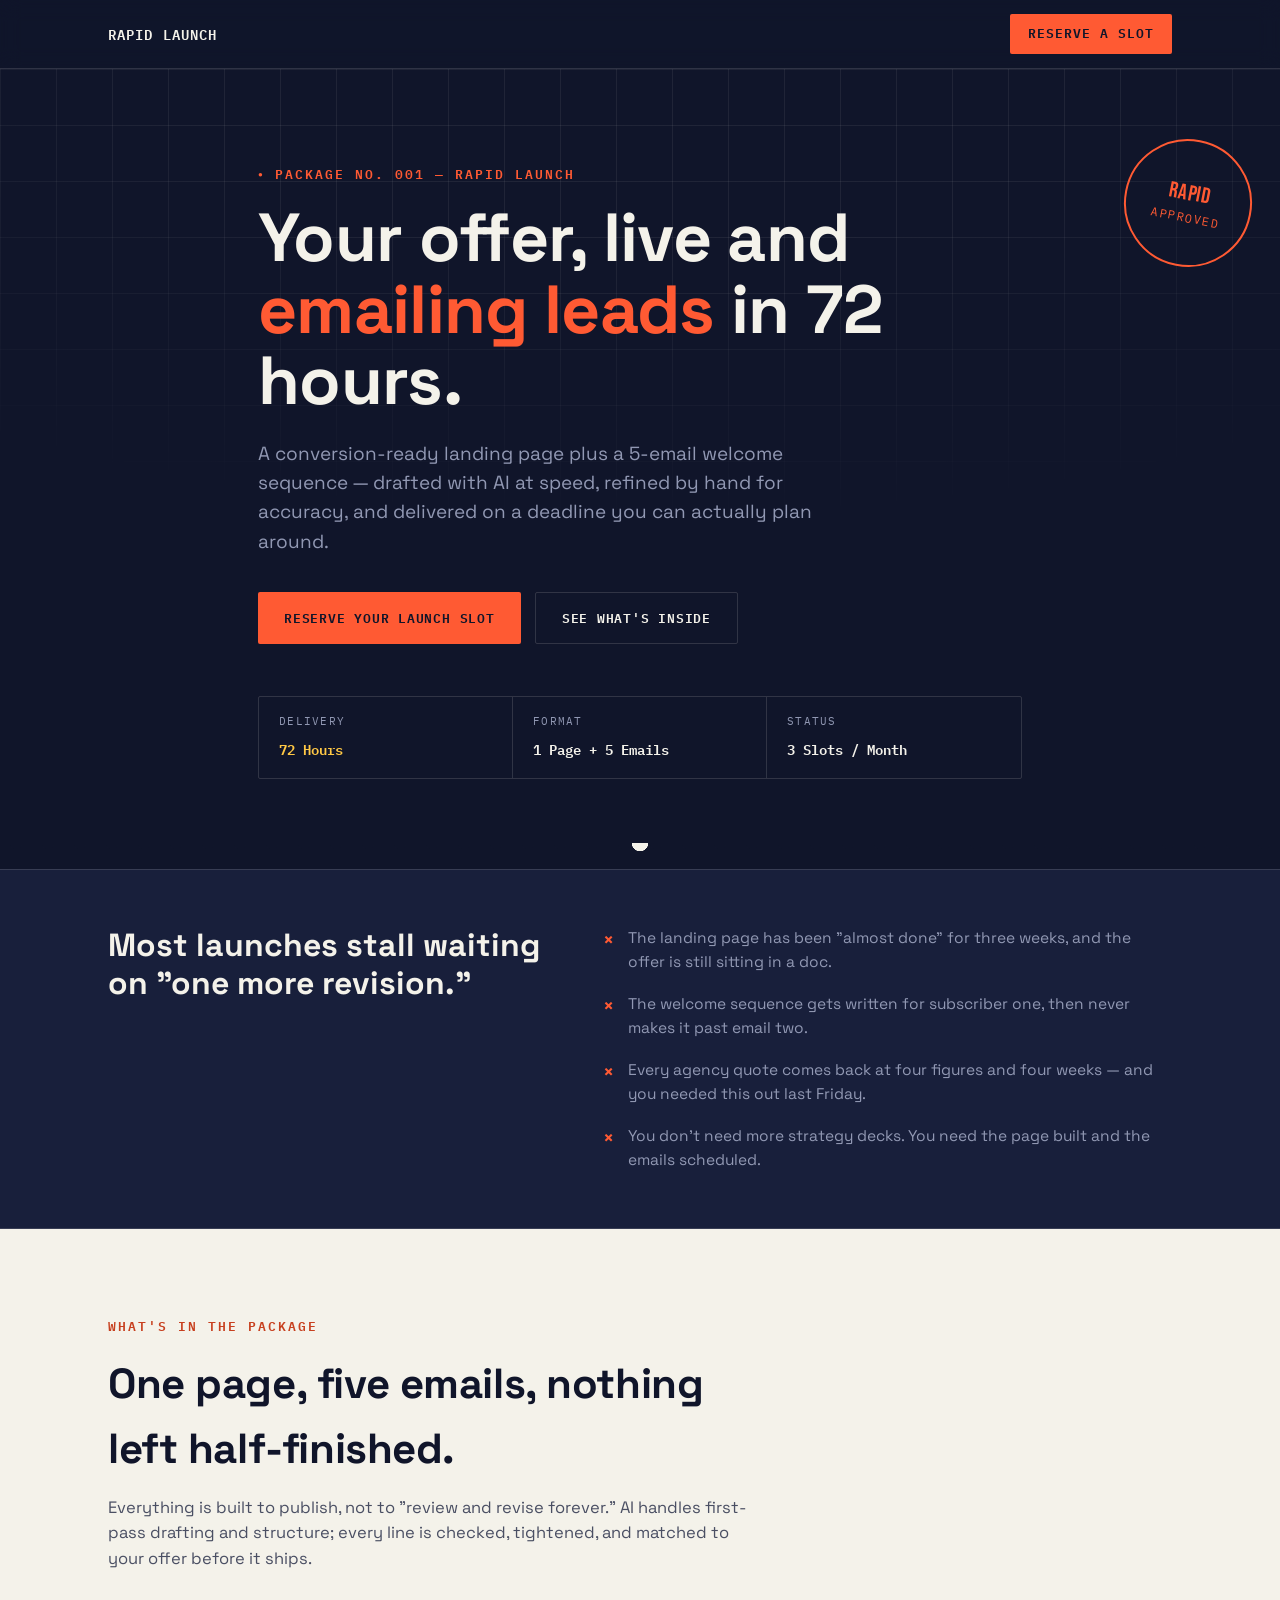
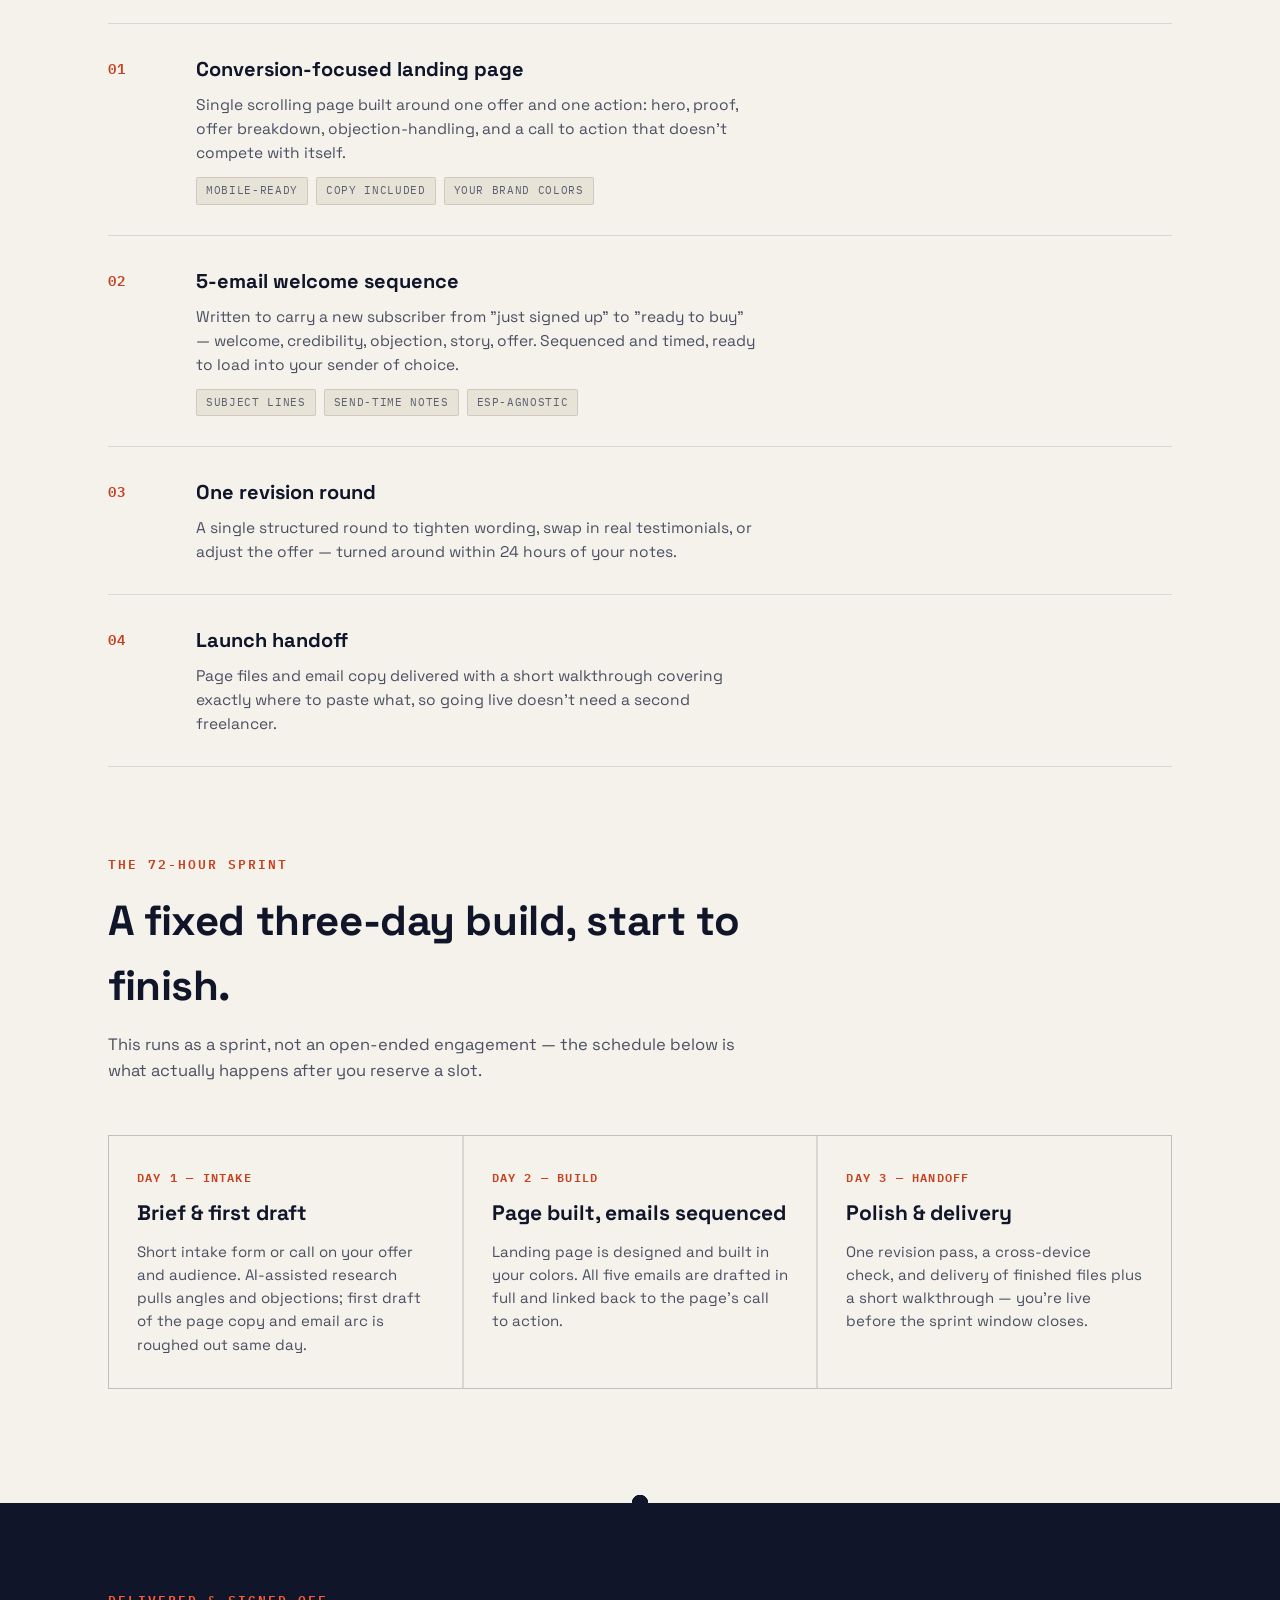
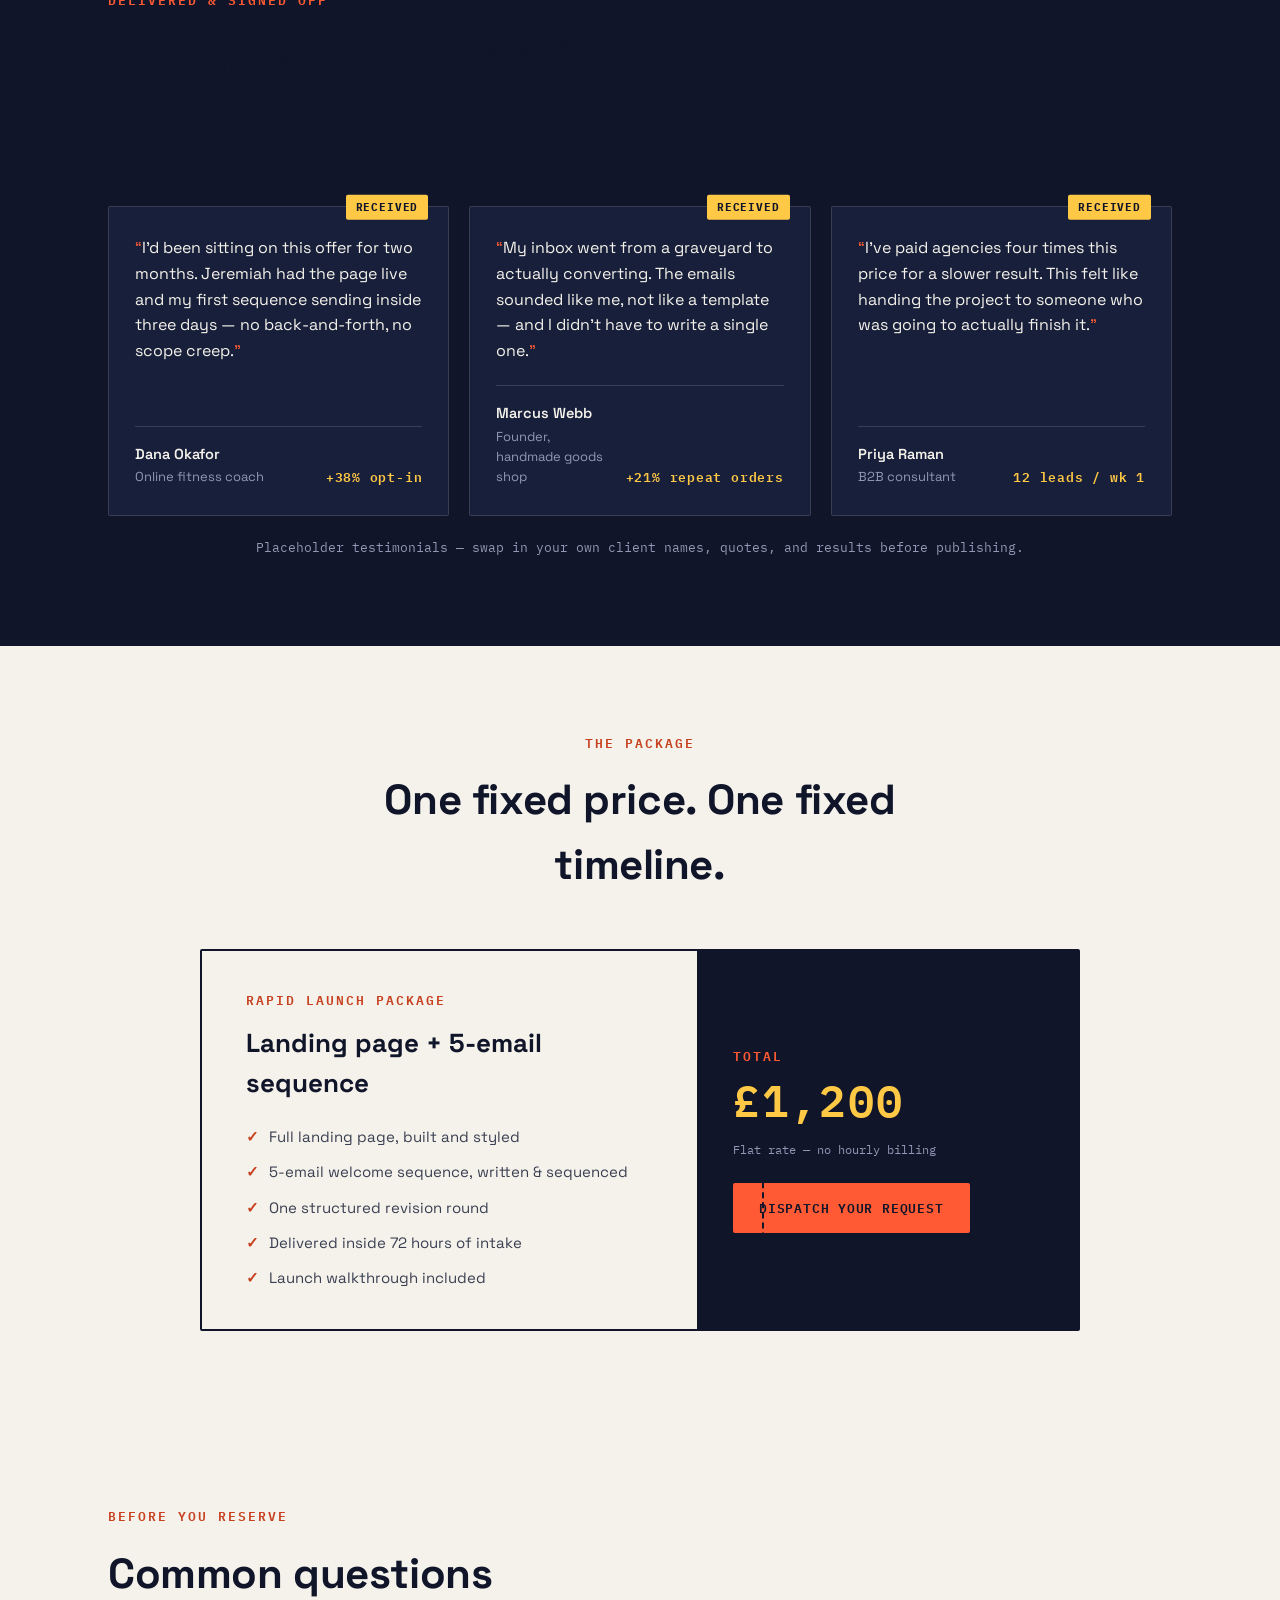
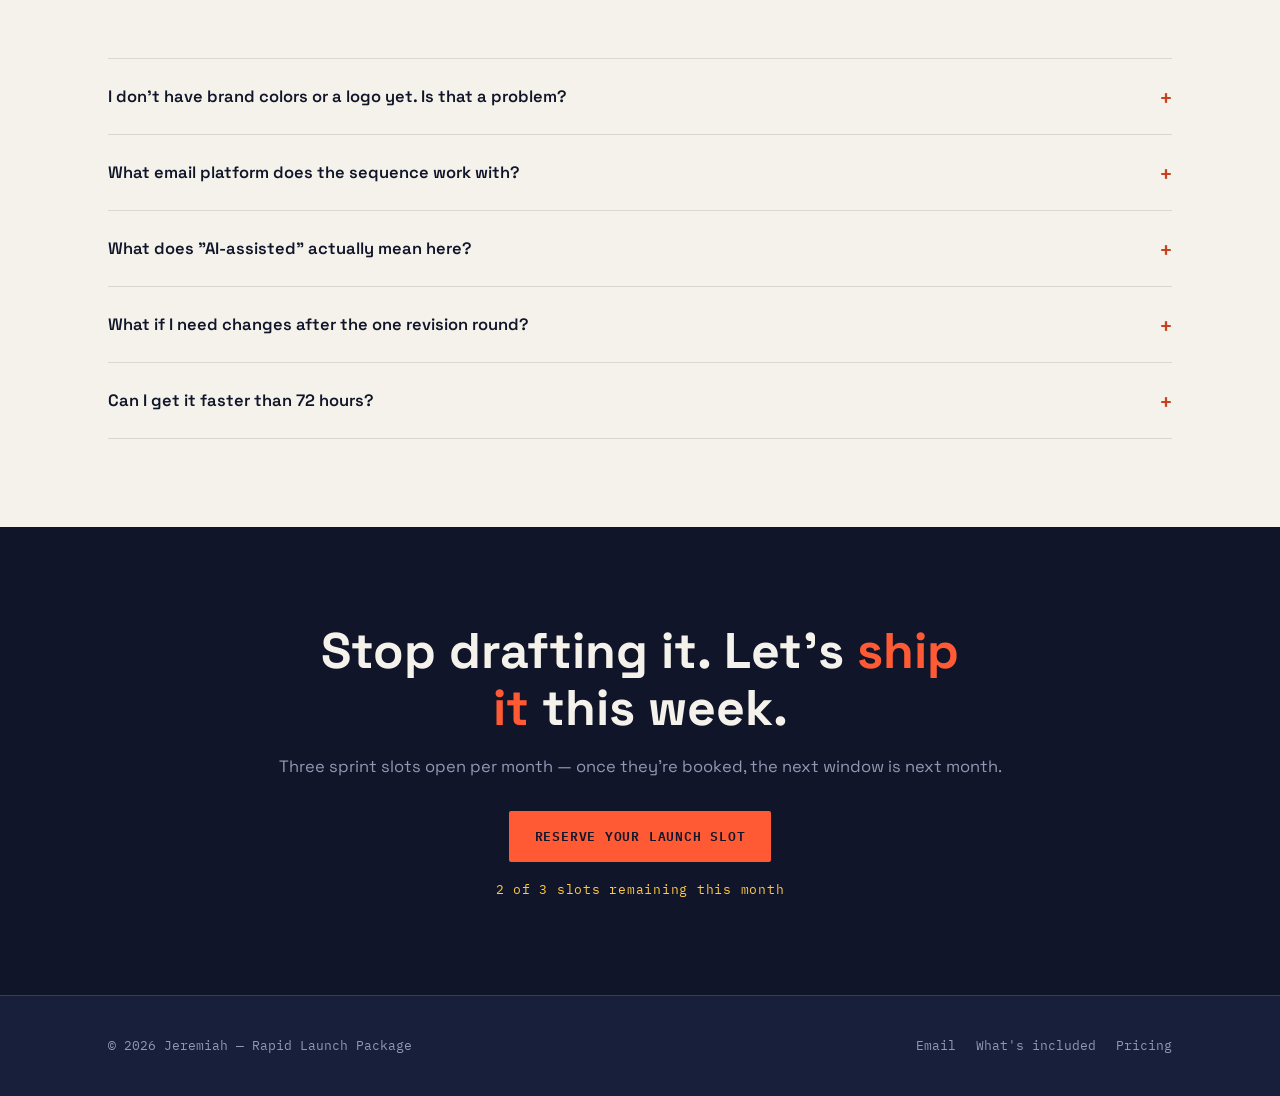
<file: index.html>
<!DOCTYPE html>
<html lang="en">
<head>
<meta charset="UTF-8">
<meta name="viewport" content="width=device-width, initial-scale=1.0">
<title>Rapid Launch Package — Landing Page + 5-Email Sequence in 72 Hours</title>
<link rel="preconnect" href="https://fonts.googleapis.com">
<link rel="preconnect" href="https://fonts.gstatic.com" crossorigin>
<link href="https://fonts.googleapis.com/css2?family=Space+Grotesk:wght@400;500;600;700&family=Bebas+Neue&family=IBM+Plex+Mono:wght@400;500;600&display=swap" rel="stylesheet">
<style>
  :root{
    --ink:#10152A;
    --ink-2:#181F3B;
    --paper:#F4F2EA;
    --paper-dim:#E7E3D6;
    --signal:#FF5A33;
    --signal-dim:#C7401F;
    --tape:#FFC845;
    --slate:#9198B3;
    --line: rgba(244,242,234,0.14);
    --line-dark: rgba(16,21,42,0.12);
    --radius: 2px;
    --wrap: 1120px;
  }

  *{ box-sizing:border-box; }
  html{ scroll-behavior:smooth; }
  body{
    margin:0;
    background:var(--ink);
    color:var(--paper);
    font-family:'Space Grotesk', sans-serif;
    font-size:17px;
    line-height:1.55;
    -webkit-font-smoothing:antialiased;
  }
  img,svg{ display:block; max-width:100%; }
  a{ color:inherit; }
  ul{ margin:0; padding:0; list-style:none; }
  h1,h2,h3,p{ margin:0; }

  .mono{
    font-family:'IBM Plex Mono', monospace;
    letter-spacing:0.06em;
  }
  .eyebrow{
    font-family:'IBM Plex Mono', monospace;
    font-size:12.5px;
    letter-spacing:0.16em;
    text-transform:uppercase;
    color:var(--signal);
    font-weight:600;
  }
  .eyebrow.on-paper{ color:var(--signal-dim); }

  .wrap{
    max-width:var(--wrap);
    margin:0 auto;
    padding:0 28px;
  }

  a.btn-focus:focus-visible,
  button:focus-visible,
  a:focus-visible,
  summary:focus-visible{
    outline:2px solid var(--tape);
    outline-offset:3px;
  }

  /* ---------- NAV ---------- */
  .nav{
    position:sticky; top:0; z-index:50;
    background:rgba(16,21,42,0.86);
    backdrop-filter:blur(10px);
    border-bottom:1px solid var(--line);
  }
  .nav .wrap{
    display:flex; align-items:center; justify-content:space-between;
    height:68px;
  }
  .nav-mark{
    font-family:'IBM Plex Mono', monospace;
    font-size:14px;
    letter-spacing:0.08em;
    font-weight:600;
  }
  .nav-mark span{ color:var(--signal); }
  .nav-cta{
    font-family:'IBM Plex Mono', monospace;
    font-size:12.5px;
    letter-spacing:0.08em;
    text-transform:uppercase;
    text-decoration:none;
    color:var(--ink);
    background:var(--signal);
    padding:10px 18px;
    border-radius:var(--radius);
    font-weight:600;
    transition:background .15s ease;
    white-space:nowrap;
  }
  .nav-cta:hover{ background:var(--tape); }

  /* ---------- HERO ---------- */
  .hero{
    position:relative;
    padding:96px 0 64px;
    overflow:hidden;
  }
  .hero::before{
    content:"";
    position:absolute; inset:0;
    background-image:
      linear-gradient(var(--line) 1px, transparent 1px),
      linear-gradient(90deg, var(--line) 1px, transparent 1px);
    background-size:56px 56px;
    mask-image: radial-gradient(ellipse 90% 60% at 50% 0%, black 40%, transparent 100%);
    opacity:0.5;
    pointer-events:none;
  }
  .hero-inner{ position:relative; z-index:2; max-width:820px; }
  .hero .eyebrow{ margin-bottom:18px; display:flex; align-items:center; gap:10px; }
  .hero .eyebrow::before{
    content:"●";
    color:var(--signal);
    font-size:8px;
    animation:pulse 1.8s ease-in-out infinite;
  }
  @keyframes pulse{ 0%,100%{opacity:1;} 50%{opacity:0.25;} }

  .hero h1{
    font-size:clamp(38px, 5.6vw, 68px);
    font-weight:700;
    line-height:1.05;
    letter-spacing:-0.01em;
  }
  .hero h1 em{
    font-style:normal;
    color:var(--signal);
  }
  .hero p.sub{
    margin-top:22px;
    font-size:19px;
    max-width:600px;
    color:var(--slate);
  }

  .hero-ctas{
    margin-top:36px;
    display:flex; gap:14px; flex-wrap:wrap;
  }
  .btn-primary, .btn-secondary{
    font-family:'IBM Plex Mono', monospace;
    font-size:13px;
    letter-spacing:0.06em;
    text-transform:uppercase;
    text-decoration:none;
    font-weight:600;
    padding:15px 26px;
    border-radius:var(--radius);
    display:inline-flex;
    align-items:center;
    gap:10px;
    transition:transform .15s ease, background .15s ease;
  }
  .btn-primary{
    background:var(--signal);
    color:var(--ink);
  }
  .btn-primary:hover{ background:var(--tape); transform:translateY(-1px); }
  .btn-secondary{
    background:transparent;
    color:var(--paper);
    border:1px solid var(--line);
  }
  .btn-secondary:hover{ border-color:var(--paper); }

  /* tracking meta row */
  .meta-row{
    margin-top:52px;
    display:grid;
    grid-template-columns:repeat(3, 1fr);
    border:1px solid var(--line);
    border-radius:var(--radius);
    overflow:hidden;
  }
  .meta-cell{
    padding:16px 20px;
    border-right:1px solid var(--line);
  }
  .meta-cell:last-child{ border-right:none; }
  .meta-cell .k{
    font-family:'IBM Plex Mono', monospace;
    font-size:10.5px;
    letter-spacing:0.12em;
    text-transform:uppercase;
    color:var(--slate);
    display:block;
    margin-bottom:6px;
  }
  .meta-cell .v{
    font-family:'IBM Plex Mono', monospace;
    font-size:14px;
    font-weight:600;
    color:var(--paper);
  }
  .meta-cell .v.tape{ color:var(--tape); }

  /* stamp */
  .stamp{
    position:absolute;
    top:70px; right:28px;
    width:128px; height:128px;
    border:2.5px solid var(--signal);
    border-radius:50%;
    display:none;
    align-items:center;
    justify-content:center;
    text-align:center;
    transform:rotate(11deg);
    color:var(--signal);
    font-family:'Bebas Neue', sans-serif;
    letter-spacing:0.04em;
    line-height:1.15;
    z-index:3;
  }
  .stamp .l1{ font-size:22px; }
  .stamp .l2{ font-size:12px; font-family:'IBM Plex Mono', monospace; letter-spacing:0.14em; margin-top:4px; }
  @media (min-width:760px){ .stamp{ display:flex; } }

  /* ---------- PERFORATION DIVIDER (signature element) ---------- */
  .perf{
    height:26px;
    position:relative;
    background:var(--ink);
  }
  .perf.to-paper{ background-image: radial-gradient(circle 8px at 50% 100%, var(--ink) 8px, var(--paper) 8.5px); }
  .perf.to-ink{ background-color:var(--paper); background-image: radial-gradient(circle 8px at 50% 0%, var(--paper) 8px, var(--ink) 8.5px); }
  .perf-row{
    position:absolute; left:0; right:0; bottom:0;
    height:26px;
    background-repeat:repeat-x;
    background-size:32px 26px;
  }
  .perf.to-paper .perf-row{ background-image: radial-gradient(circle 6px at 16px 26px, var(--paper) 6px, transparent 6.5px); }
  .perf.to-ink .perf-row{ top:0; bottom:auto; background-image: radial-gradient(circle 6px at 16px 0px, var(--ink) 6px, transparent 6.5px); }

  /* ---------- PROBLEM STRIP ---------- */
  .problem{
    background:var(--ink-2);
    padding:56px 0;
    border-top:1px solid var(--line);
    border-bottom:1px solid var(--line);
  }
  .problem .grid{
    display:grid;
    grid-template-columns: 1.1fr 1.4fr;
    gap:48px;
    align-items:start;
  }
  .problem h2{
    font-size:clamp(24px,3vw,32px);
    font-weight:700;
    line-height:1.2;
  }
  .problem-list{ display:grid; gap:18px; }
  .problem-list li{
    display:flex; gap:14px;
    color:var(--slate);
    font-size:15.5px;
  }
  .problem-list li::before{
    content:"×";
    color:var(--signal);
    font-weight:700;
    font-size:18px;
    flex:none;
  }
  @media (max-width:760px){ .problem .grid{ grid-template-columns:1fr; gap:24px; } }

  /* ---------- SECTIONS on paper ---------- */
  .on-paper{ background:var(--paper); color:var(--ink); }
  .section{ padding:88px 0; }
  .section-head{ max-width:640px; margin-bottom:52px; }
  .section-head .eyebrow{ margin-bottom:14px; }
  .section-head h2{
    font-size:clamp(28px,4vw,42px);
    font-weight:700;
    letter-spacing:-0.01em;
    color:var(--ink);
  }
  .section-head p{
    margin-top:14px;
    color:#4A4F63;
    font-size:16.5px;
  }

  /* manifest / contents list */
  .manifest{
    border-top:1px solid var(--line-dark);
  }
  .manifest-item{
    display:grid;
    grid-template-columns:64px 1fr;
    gap:24px;
    padding:30px 0;
    border-bottom:1px solid var(--line-dark);
  }
  .manifest-item .num{
    font-family:'IBM Plex Mono', monospace;
    font-size:14px;
    color:var(--signal-dim);
    font-weight:600;
    padding-top:3px;
  }
  .manifest-item h3{
    font-size:20px;
    font-weight:700;
  }
  .manifest-item p{
    margin-top:8px;
    color:#4A4F63;
    font-size:15.5px;
    max-width:560px;
  }
  .manifest-item .tags{
    margin-top:12px;
    display:flex; gap:8px; flex-wrap:wrap;
  }
  .manifest-item .tag{
    font-family:'IBM Plex Mono', monospace;
    font-size:11px;
    letter-spacing:0.06em;
    text-transform:uppercase;
    background:var(--paper-dim);
    border:1px solid var(--line-dark);
    padding:4px 9px;
    border-radius:var(--radius);
    color:#5A5F72;
  }

  /* ---------- TIMELINE (real sequence: Day 1/2/3) ---------- */
  .timeline{
    display:grid;
    grid-template-columns:repeat(3, 1fr);
    gap:2px;
    background:var(--line-dark);
    border:1px solid var(--line-dark);
  }
  .day{
    background:var(--paper);
    padding:32px 28px;
  }
  .day .day-label{
    font-family:'IBM Plex Mono', monospace;
    font-size:12px;
    letter-spacing:0.1em;
    text-transform:uppercase;
    color:var(--signal-dim);
    font-weight:600;
  }
  .day h3{
    margin-top:10px;
    font-size:21px;
    font-weight:700;
  }
  .day p{
    margin-top:10px;
    font-size:15px;
    color:#4A4F63;
  }
  @media (max-width:820px){ .timeline{ grid-template-columns:1fr; } }

  /* ---------- TESTIMONIALS ---------- */
  .testimonials-wrap{ background:var(--ink); color:var(--paper); }
  .testi-grid{
    display:grid;
    grid-template-columns:repeat(3, 1fr);
    gap:20px;
  }
  .testi-card{
    border:1px solid var(--line);
    border-radius:var(--radius);
    padding:28px 26px;
    background:var(--ink-2);
    position:relative;
    display:flex;
    flex-direction:column;
    height:100%;
  }
  .testi-card .receipt-tag{
    position:absolute; top:0; right:20px;
    transform:translateY(-50%);
    background:var(--tape);
    color:var(--ink);
    font-family:'IBM Plex Mono', monospace;
    font-size:10.5px;
    letter-spacing:0.08em;
    text-transform:uppercase;
    font-weight:700;
    padding:4px 10px;
    border-radius:var(--radius);
  }
  .testi-card .quote{
    font-size:16px;
    line-height:1.6;
    flex:1;
  }
  .testi-card .quote::before{ content:"“"; color:var(--signal); }
  .testi-card .quote::after{ content:"”"; color:var(--signal); }
  .testi-foot{
    margin-top:22px;
    padding-top:16px;
    border-top:1px solid var(--line);
    display:flex;
    justify-content:space-between;
    align-items:flex-end;
    gap:10px;
  }
  .testi-foot .who{ font-weight:600; font-size:14.5px; }
  .testi-foot .role{ font-size:13px; color:var(--slate); margin-top:2px; }
  .testi-foot .stat{
    font-family:'IBM Plex Mono', monospace;
    font-size:13px;
    color:var(--tape);
    font-weight:600;
    white-space:nowrap;
  }
  .testi-note{
    margin-top:22px;
    font-family:'IBM Plex Mono', monospace;
    font-size:12.5px;
    color:var(--slate);
    text-align:center;
  }
  @media (max-width:900px){ .testi-grid{ grid-template-columns:1fr; } }

  /* ---------- PRICING TICKET ---------- */
  .pricing-wrap{ background:var(--paper); color:var(--ink); }
  .ticket{
    border:2px solid var(--ink);
    border-radius:var(--radius);
    display:grid;
    grid-template-columns:1.3fr 1fr;
    max-width:880px;
    margin:0 auto;
    position:relative;
    background:var(--paper);
  }
  .ticket::before{
    content:"";
    position:absolute;
    top:0; bottom:0; left:63.9%;
    width:0;
    border-left:2px dashed var(--ink);
  }
  .ticket-left{ padding:40px 44px; }
  .ticket-right{
    padding:40px 36px;
    display:flex; flex-direction:column;
    justify-content:center;
    align-items:flex-start;
    background:var(--ink);
    color:var(--paper);
  }
  .ticket-left h3{
    font-size:26px;
    font-weight:700;
  }
  .ticket-left .eyebrow{ margin-bottom:12px; }
  .ticket-list{ margin-top:22px; display:grid; gap:12px; }
  .ticket-list li{
    display:flex; gap:10px;
    font-size:15px;
    color:#3A3F52;
  }
  .ticket-list li::before{
    content:"✓";
    color:var(--signal-dim);
    font-weight:700;
    flex:none;
  }
  .price{
    font-family:'IBM Plex Mono', monospace;
    font-size:44px;
    font-weight:600;
    color:var(--tape);
  }
  .price-note{
    font-family:'IBM Plex Mono', monospace;
    font-size:12px;
    color:var(--slate);
    margin-top:6px;
  }
  .ticket-right .btn-primary{ margin-top:24px; }
  @media (max-width:760px){
    .ticket{ grid-template-columns:1fr; }
    .ticket::before{ display:none; }
  }

  /* ---------- FAQ ---------- */
  .faq-wrap{ background:var(--paper); color:var(--ink); }
  .faq-list{ border-top:1px solid var(--line-dark); }
  details{
    border-bottom:1px solid var(--line-dark);
    padding:22px 0;
  }
  summary{
    cursor:pointer;
    list-style:none;
    display:flex;
    justify-content:space-between;
    align-items:center;
    gap:16px;
    font-weight:600;
    font-size:16.5px;
  }
  summary::-webkit-details-marker{ display:none; }
  summary::after{
    content:"+";
    font-family:'IBM Plex Mono', monospace;
    font-size:20px;
    color:var(--signal-dim);
    transition:transform .15s ease;
    flex:none;
  }
  details[open] summary::after{ transform:rotate(45deg); }
  details p{
    margin-top:14px;
    color:#4A4F63;
    font-size:15.5px;
    max-width:680px;
  }

  /* ---------- FINAL CTA ---------- */
  .final-cta{
    background:var(--ink);
    padding:96px 0;
    text-align:center;
    position:relative;
    overflow:hidden;
  }
  .final-cta h2{
    font-size:clamp(30px,4.4vw,50px);
    font-weight:700;
    max-width:680px;
    margin:0 auto;
    line-height:1.15;
  }
  .final-cta h2 em{ font-style:normal; color:var(--signal); }
  .final-cta p{
    margin-top:16px;
    color:var(--slate);
    font-size:16.5px;
  }
  .final-cta .hero-ctas{ justify-content:center; margin-top:32px; }
  .final-cta .slots{
    margin-top:18px;
    font-family:'IBM Plex Mono', monospace;
    font-size:12.5px;
    color:var(--tape);
    letter-spacing:0.06em;
  }

  /* ---------- FOOTER ---------- */
  footer{
    background:var(--ink-2);
    border-top:1px solid var(--line);
    padding:40px 0;
  }
  footer .wrap{
    display:flex;
    justify-content:space-between;
    align-items:center;
    flex-wrap:wrap;
    gap:16px;
  }
  footer .f-mark{ font-family:'IBM Plex Mono', monospace; font-size:13px; color:var(--slate); }
  footer .f-links{ display:flex; gap:20px; }
  footer .f-links a{
    font-family:'IBM Plex Mono', monospace;
    font-size:12.5px;
    color:var(--slate);
    text-decoration:none;
  }
  footer .f-links a:hover{ color:var(--paper); }

  @media (prefers-reduced-motion: reduce){
    *{ animation:none !important; transition:none !important; }
    html{ scroll-behavior:auto; }
  }
</style>
</head>
<body>

<nav class="nav">
  <div class="wrap">
    <div class="nav-mark">RAPID LAUNCH</div>
    <a class="nav-cta btn-focus" href="#reserve">Reserve a slot</a>
  </div>
</nav>

<header class="hero">
  <div class="stamp" aria-hidden="true">
    <div>
      <div class="l1">RAPID</div>
      <div class="l2">APPROVED</div>
    </div>
  </div>
  <div class="wrap hero-inner">
    <div class="eyebrow">Package No. 001 — Rapid Launch</div>
    <h1>Your offer, live and <em>emailing leads</em> in 72 hours.</h1>
    <p class="sub">A conversion-ready landing page plus a 5-email welcome sequence — drafted with AI at speed, refined by hand for accuracy, and delivered on a deadline you can actually plan around.</p>
    <div class="hero-ctas">
      <a href="#reserve" class="btn-primary btn-focus">Reserve your launch slot</a>
      <a href="#contents" class="btn-secondary btn-focus">See what's inside</a>
    </div>

    <div class="meta-row">
      <div class="meta-cell">
        <span class="k">Delivery</span>
        <span class="v tape">72 Hours</span>
      </div>
      <div class="meta-cell">
        <span class="k">Format</span>
        <span class="v">1 Page + 5 Emails</span>
      </div>
      <div class="meta-cell">
        <span class="k">Status</span>
        <span class="v">3 Slots / Month</span>
      </div>
    </div>
  </div>
</header>

<div class="perf to-ink"><div class="perf-row"></div></div>

<section class="problem">
  <div class="wrap grid">
    <h2>Most launches stall waiting on "one more revision."</h2>
    <ul class="problem-list">
      <li>The landing page has been "almost done" for three weeks, and the offer is still sitting in a doc.</li>
      <li>The welcome sequence gets written for subscriber one, then never makes it past email two.</li>
      <li>Every agency quote comes back at four figures and four weeks — and you needed this out last Friday.</li>
      <li>You don't need more strategy decks. You need the page built and the emails scheduled.</li>
    </ul>
  </div>
</section>

<section class="on-paper section" id="contents">
  <div class="wrap">
    <div class="section-head">
      <div class="eyebrow on-paper">What's in the package</div>
      <h2>One page, five emails, nothing left half-finished.</h2>
      <p>Everything is built to publish, not to "review and revise forever." AI handles first-pass drafting and structure; every line is checked, tightened, and matched to your offer before it ships.</p>
    </div>

    <div class="manifest">
      <div class="manifest-item">
        <div class="num mono">01</div>
        <div>
          <h3>Conversion-focused landing page</h3>
          <p>Single scrolling page built around one offer and one action: hero, proof, offer breakdown, objection-handling, and a call to action that doesn't compete with itself.</p>
          <div class="tags">
            <span class="tag">Mobile-ready</span>
            <span class="tag">Copy included</span>
            <span class="tag">Your brand colors</span>
          </div>
        </div>
      </div>
      <div class="manifest-item">
        <div class="num mono">02</div>
        <div>
          <h3>5-email welcome sequence</h3>
          <p>Written to carry a new subscriber from "just signed up" to "ready to buy" — welcome, credibility, objection, story, offer. Sequenced and timed, ready to load into your sender of choice.</p>
          <div class="tags">
            <span class="tag">Subject lines</span>
            <span class="tag">Send-time notes</span>
            <span class="tag">ESP-agnostic</span>
          </div>
        </div>
      </div>
      <div class="manifest-item">
        <div class="num mono">03</div>
        <div>
          <h3>One revision round</h3>
          <p>A single structured round to tighten wording, swap in real testimonials, or adjust the offer — turned around within 24 hours of your notes.</p>
        </div>
      </div>
      <div class="manifest-item">
        <div class="num mono">04</div>
        <div>
          <h3>Launch handoff</h3>
          <p>Page files and email copy delivered with a short walkthrough covering exactly where to paste what, so going live doesn't need a second freelancer.</p>
        </div>
      </div>
    </div>
  </div>
</section>

<section class="on-paper section" style="padding-top:0;">
  <div class="wrap">
    <div class="section-head">
      <div class="eyebrow on-paper">The 72-hour sprint</div>
      <h2>A fixed three-day build, start to finish.</h2>
      <p>This runs as a sprint, not an open-ended engagement — the schedule below is what actually happens after you reserve a slot.</p>
    </div>
    <div class="timeline">
      <div class="day">
        <div class="day-label mono">Day 1 — Intake</div>
        <h3>Brief &amp; first draft</h3>
        <p>Short intake form or call on your offer and audience. AI-assisted research pulls angles and objections; first draft of the page copy and email arc is roughed out same day.</p>
      </div>
      <div class="day">
        <div class="day-label mono">Day 2 — Build</div>
        <h3>Page built, emails sequenced</h3>
        <p>Landing page is designed and built in your colors. All five emails are drafted in full and linked back to the page's call to action.</p>
      </div>
      <div class="day">
        <div class="day-label mono">Day 3 — Handoff</div>
        <h3>Polish &amp; delivery</h3>
        <p>One revision pass, a cross-device check, and delivery of finished files plus a short walkthrough — you're live before the sprint window closes.</p>
      </div>
    </div>
  </div>
</section>

<div class="perf to-paper"><div class="perf-row"></div></div>

<section class="testimonials-wrap section">
  <div class="wrap">
    <div class="section-head">
      <div class="eyebrow">Delivered &amp; signed off</div>
      <h2>What past launches said once they were live.</h2>
    </div>
    <div class="testi-grid">
      <div class="testi-card">
        <span class="receipt-tag">Received</span>
        <p class="quote">I'd been sitting on this offer for two months. Jeremiah had the page live and my first sequence sending inside three days — no back-and-forth, no scope creep.</p>
        <div class="testi-foot">
          <div>
            <div class="who">Dana Okafor</div>
            <div class="role">Online fitness coach</div>
          </div>
          <div class="stat mono">+38% opt-in</div>
        </div>
      </div>
      <div class="testi-card">
        <span class="receipt-tag">Received</span>
        <p class="quote">My inbox went from a graveyard to actually converting. The emails sounded like me, not like a template — and I didn't have to write a single one.</p>
        <div class="testi-foot">
          <div>
            <div class="who">Marcus Webb</div>
            <div class="role">Founder, handmade goods shop</div>
          </div>
          <div class="stat mono">+21% repeat orders</div>
        </div>
      </div>
      <div class="testi-card">
        <span class="receipt-tag">Received</span>
        <p class="quote">I've paid agencies four times this price for a slower result. This felt like handing the project to someone who was going to actually finish it.</p>
        <div class="testi-foot">
          <div>
            <div class="who">Priya Raman</div>
            <div class="role">B2B consultant</div>
          </div>
          <div class="stat mono">12 leads / wk 1</div>
        </div>
      </div>
    </div>
    <p class="testi-note">Placeholder testimonials — swap in your own client names, quotes, and results before publishing.</p>
  </div>
</section>

<section class="pricing-wrap section" id="reserve">
  <div class="wrap">
    <div class="section-head" style="margin-left:auto;margin-right:auto;text-align:center;">
      <div class="eyebrow on-paper">The package</div>
      <h2>One fixed price. One fixed timeline.</h2>
    </div>
    <div class="ticket">
      <div class="ticket-left">
        <div class="eyebrow on-paper">Rapid Launch Package</div>
        <h3>Landing page + 5-email sequence</h3>
        <ul class="ticket-list">
          <li>Full landing page, built and styled</li>
          <li>5-email welcome sequence, written &amp; sequenced</li>
          <li>One structured revision round</li>
          <li>Delivered inside 72 hours of intake</li>
          <li>Launch walkthrough included</li>
        </ul>
      </div>
      <div class="ticket-right">
        <div class="eyebrow">Total</div>
        <div class="price mono">£1,200</div>
        <div class="price-note">Flat rate — no hourly billing</div>
        <a href="mailto:rapidlaunchinfo@gmail.com?subject=Rapid%20Launch%20Package" class="btn-primary btn-focus">Dispatch your request</a>
      </div>
    </div>
  </div>
</section>

<section class="faq-wrap section">
  <div class="wrap">
    <div class="section-head">
      <div class="eyebrow on-paper">Before you reserve</div>
      <h2>Common questions</h2>
    </div>
    <div class="faq-list">
      <details>
        <summary>I don't have brand colors or a logo yet. Is that a problem?</summary>
        <p>No — bring whatever you have, even if it's just a vibe or a competitor you like. The page will launch with a clean, coherent look; you can swap in full brand assets later without a rebuild.</p>
      </details>
      <details>
        <summary>What email platform does the sequence work with?</summary>
        <p>The copy is written to be platform-agnostic — subject lines, body copy, and send-time notes that paste cleanly into whichever sender you already use.</p>
      </details>
      <details>
        <summary>What does "AI-assisted" actually mean here?</summary>
        <p>AI handles first-pass research, structure, and drafting so the sprint stays fast. Every word is then reviewed, rewritten where needed, and checked against your actual offer before delivery — nothing ships unread.</p>
      </details>
      <details>
        <summary>What if I need changes after the one revision round?</summary>
        <p>Extra rounds can be added at an hourly rate, but most projects don't need them — the intake step exists specifically to catch misunderstandings before the build starts.</p>
      </details>
      <details>
        <summary>Can I get it faster than 72 hours?</summary>
        <p>Rush delivery is sometimes available depending on the current slot schedule — ask when you reserve and it'll be confirmed before the sprint starts.</p>
      </details>
    </div>
  </div>
</section>

<section class="final-cta">
  <div class="wrap">
    <h2>Stop drafting it. Let's <em>ship it</em> this week.</h2>
    <p>Three sprint slots open per month — once they're booked, the next window is next month.</p>
    <div class="hero-ctas">
      <a href="mailto:rapidlaunchinfo@gmail.com?subject=Rapid%20Launch%20Package" class="btn-primary btn-focus">Reserve your launch slot</a>
    </div>
    <div class="slots mono">2 of 3 slots remaining this month</div>
  </div>
</section>

<footer>
  <div class="wrap">
    <div class="f-mark">© 2026 Jeremiah — Rapid Launch Package</div>
    <div class="f-links">
      <a href="mailto:rapidlaunchinfo@gmail.com">Email</a>
      <a href="#contents">What's included</a>
      <a href="#reserve">Pricing</a>
    </div>
  </div>
</footer>

</body>
</html>
</file>
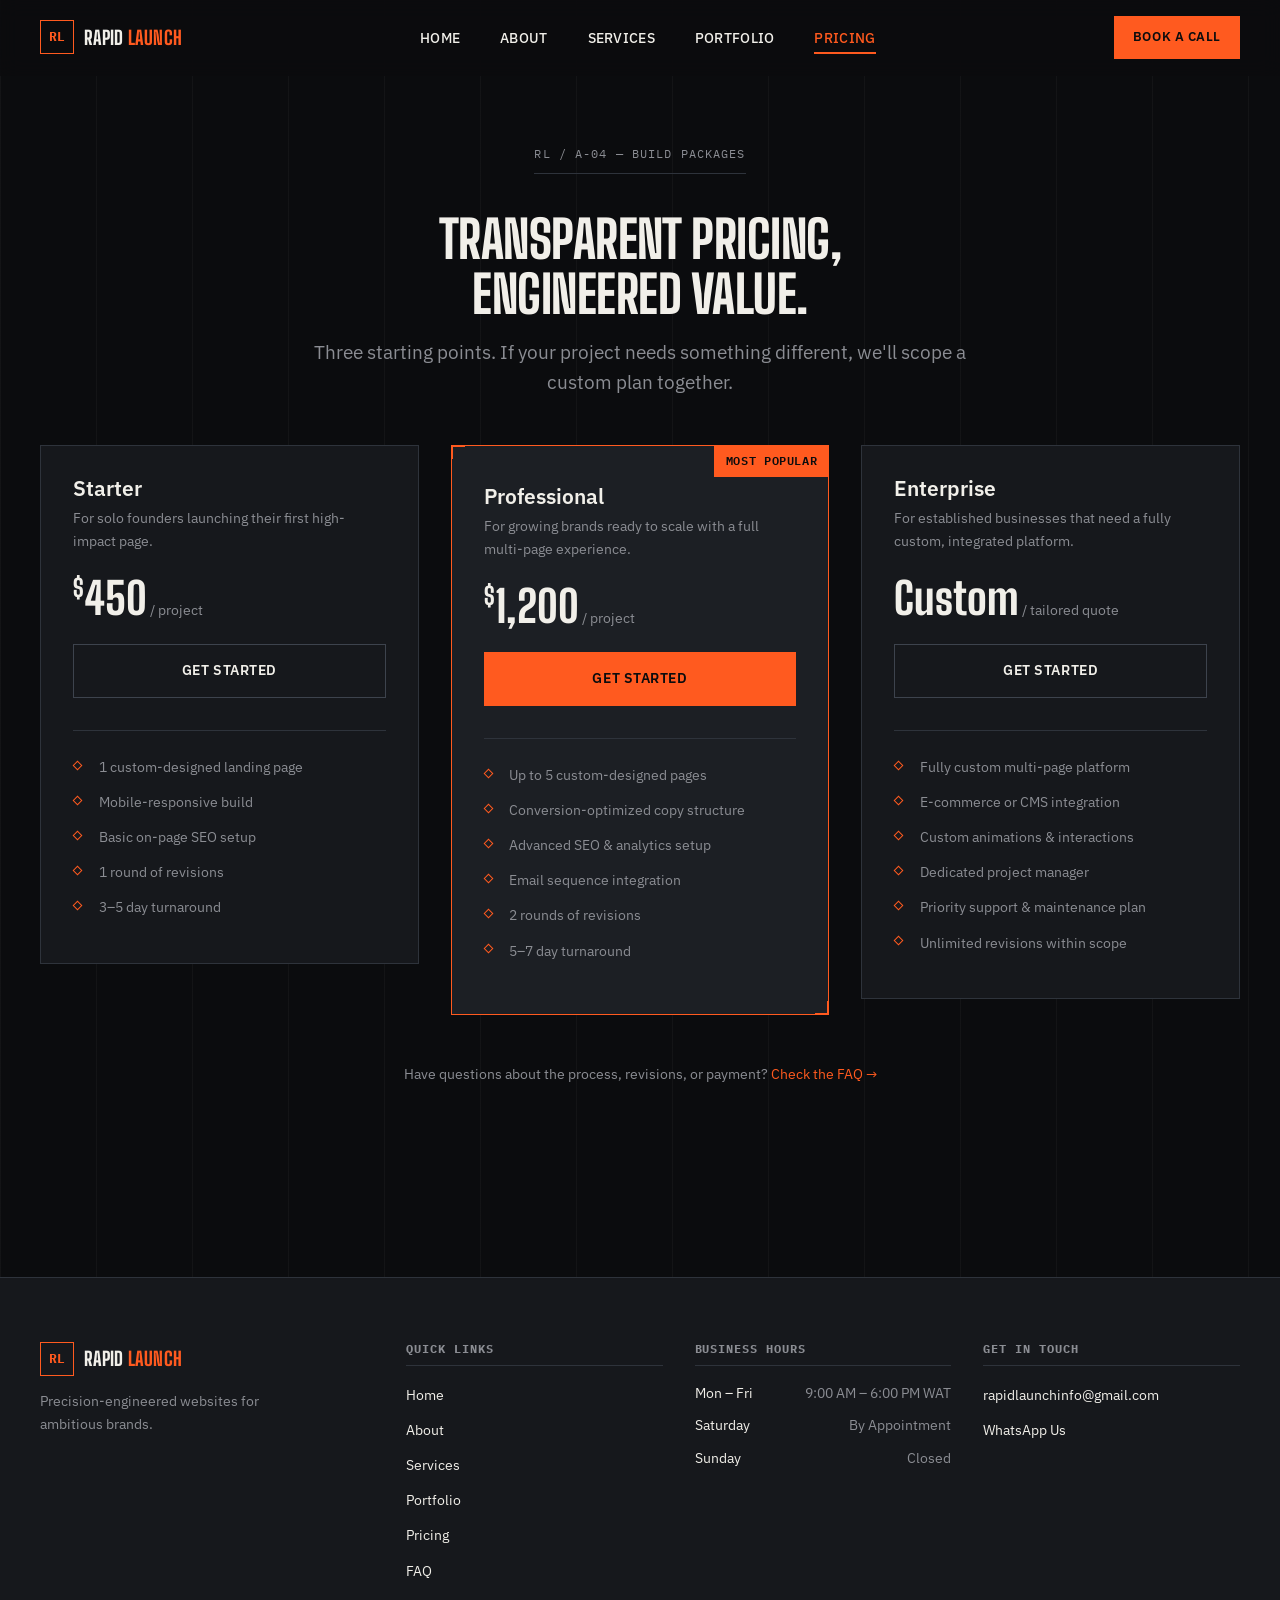
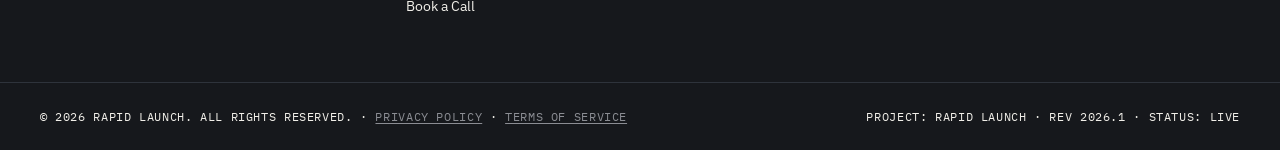
<file: pricing.html>
<!DOCTYPE html>
<html lang="en">
<head>
  <meta charset="UTF-8">
  <meta name="viewport" content="width=device-width, initial-scale=1.0">
  <title>Pricing | Rapid Launch</title>
  <meta name="description" content="Transparent pricing for Rapid Launch's web development packages — Starter, Professional, and Enterprise tiers built for every stage of growth.">

  <meta property="og:title" content="Pricing | Rapid Launch">
  <meta property="og:description" content="Transparent plans, engineered value. Starter, Professional, and Enterprise packages.">
  <meta property="og:type" content="website">
  <!-- Once the site is live on a real domain, change this to an absolute URL,
       e.g. https://yourdomain.com/og-image.png -->
  <meta property="og:image" content="og-image.png">

  <link rel="icon" type="image/svg+xml" href="favicon.svg">
  <link rel="icon" type="image/png" sizes="32x32" href="favicon-32.png">
  <link rel="apple-touch-icon" href="apple-touch-icon.png">

  <link rel="preconnect" href="https://fonts.googleapis.com">
  <link rel="preconnect" href="https://fonts.gstatic.com" crossorigin>
  <link href="https://fonts.googleapis.com/css2?family=Big+Shoulders+Display:wght@700;800;900&family=IBM+Plex+Sans:wght@400;500;600&family=IBM+Plex+Mono:wght@400;500;600&display=swap" rel="stylesheet">

  <link rel="stylesheet" href="style.css">
</head>
<body>
  <a class="skip-link" href="#main-content">Skip to content</a>

  <!-- ==================== HEADER ==================== -->
  <header class="site-header" id="site-header">
    <div class="container header-inner">
      <a href="index.html" class="logo">
        <span class="logo-mark">RL</span>
        <span class="logo-text">RAPID <span class="text-accent">LAUNCH</span></span>
      </a>

      <nav class="main-nav" id="main-nav" aria-label="Primary">
        <ul class="nav-list">
          <li><a href="index.html" class="nav-link">Home</a></li>
          <li><a href="about.html" class="nav-link">About</a></li>
          <li><a href="services.html" class="nav-link">Services</a></li>
          <li><a href="portfolio.html" class="nav-link">Portfolio</a></li>
          <li><a href="pricing.html" class="nav-link active" aria-current="page">Pricing</a></li>
        </ul>
      </nav>

      <div class="header-actions">
        <a href="contact.html" class="btn btn-primary btn-sm">Book a Call</a>
        <button class="menu-toggle" id="menu-toggle" aria-label="Toggle menu" aria-expanded="false" aria-controls="main-nav">
          <span class="menu-toggle-bar"></span>
          <span class="menu-toggle-bar"></span>
          <span class="menu-toggle-bar"></span>
        </button>
      </div>
    </div>
  </header>

  <main id="main-content">

    <!-- ==================== PRICING ==================== -->
    <section class="pricing-section">
      <div class="container">
        <div class="pricing-header reveal">
          <span class="sheet-tag">RL / A-04 — Build Packages</span>
          <h1 class="page-title">Transparent pricing, engineered value.</h1>
          <p class="page-subtitle">Three starting points. If your project needs something different, we'll scope a custom plan together.</p>
        </div>

        <div class="pricing-grid">

          <!-- Starter -->
          <div class="pricing-card">
            <h2 class="pricing-tier">Starter</h2>
            <p class="pricing-tagline">For solo founders launching their first high-impact page.</p>
            <div class="pricing-amount"><span class="currency">$</span>450<span class="period"> / project</span></div>
            <a href="contact.html#contact" class="btn btn-outline btn-block">Get Started</a>
            <ul class="pricing-features">
              <li>1 custom-designed landing page</li>
              <li>Mobile-responsive build</li>
              <li>Basic on-page SEO setup</li>
              <li>1 round of revisions</li>
              <li>3–5 day turnaround</li>
            </ul>
          </div>

          <!-- Professional — Most Popular -->
          <div class="pricing-card is-featured corner-marks">
            <span class="pricing-badge">Most Popular</span>
            <h2 class="pricing-tier">Professional</h2>
            <p class="pricing-tagline">For growing brands ready to scale with a full multi-page experience.</p>
            <div class="pricing-amount"><span class="currency">$</span>1,200<span class="period"> / project</span></div>
            <a href="contact.html#contact" class="btn btn-primary btn-block">Get Started</a>
            <ul class="pricing-features">
              <li>Up to 5 custom-designed pages</li>
              <li>Conversion-optimized copy structure</li>
              <li>Advanced SEO & analytics setup</li>
              <li>Email sequence integration</li>
              <li>2 rounds of revisions</li>
              <li>5–7 day turnaround</li>
            </ul>
          </div>

          <!-- Enterprise -->
          <div class="pricing-card">
            <h2 class="pricing-tier">Enterprise</h2>
            <p class="pricing-tagline">For established businesses that need a fully custom, integrated platform.</p>
            <div class="pricing-amount">Custom<span class="period"> / tailored quote</span></div>
            <a href="contact.html#contact" class="btn btn-outline btn-block">Get Started</a>
            <ul class="pricing-features">
              <li>Fully custom multi-page platform</li>
              <li>E-commerce or CMS integration</li>
              <li>Custom animations & interactions</li>
              <li>Dedicated project manager</li>
              <li>Priority support & maintenance plan</li>
              <li>Unlimited revisions within scope</li>
            </ul>
          </div>

        </div>

        <p class="pricing-footnote">Have questions about the process, revisions, or payment? <a href="faq.html" class="text-accent">Check the FAQ →</a></p>
      </div>
    </section>

  </main>

  <!-- ==================== FOOTER ==================== -->
  <footer class="site-footer">
    <div class="container footer-inner">
      <div class="footer-col footer-brand">
        <a href="index.html" class="logo">
          <span class="logo-mark">RL</span>
          <span class="logo-text">RAPID <span class="text-accent">LAUNCH</span></span>
        </a>
        <p class="footer-tagline">Precision-engineered websites for ambitious brands.</p>
      </div>

      <div class="footer-col">
        <h3 class="footer-heading">Quick Links</h3>
        <ul class="footer-links">
          <li><a href="index.html">Home</a></li>
          <li><a href="about.html">About</a></li>
          <li><a href="services.html">Services</a></li>
          <li><a href="portfolio.html">Portfolio</a></li>
          <li><a href="pricing.html">Pricing</a></li>
          <li><a href="faq.html">FAQ</a></li>
          <li><a href="contact.html">Book a Call</a></li>
        </ul>
      </div>

      <div class="footer-col">
        <h3 class="footer-heading">Business Hours</h3>
        <ul class="footer-hours">
          <li><span>Mon – Fri</span><span>9:00 AM – 6:00 PM WAT</span></li>
          <li><span>Saturday</span><span>By Appointment</span></li>
          <li><span>Sunday</span><span>Closed</span></li>
        </ul>
      </div>

      <div class="footer-col">
        <h3 class="footer-heading">Get In Touch</h3>
        <ul class="footer-links">
          <li><a href="mailto:rapidlaunchinfo@gmail.com">rapidlaunchinfo@gmail.com</a></li>
          <li><a href="https://wa.me/2349019044823" target="_blank" rel="noopener noreferrer">WhatsApp Us</a></li>
        </ul>
      </div>
    </div>

    <div class="footer-bottom">
      <div class="container footer-bottom-inner">
        <p>&copy; <span id="year"></span> Rapid Launch. All rights reserved. · <a href="privacy-policy.html">Privacy Policy</a> · <a href="terms-of-service.html">Terms of Service</a></p>
        <p>Project: Rapid Launch · Rev 2026.1 · Status: Live</p>
      </div>
    </div>
  </footer>

  <script src="script.js"></script>
</body>
</html>
</file>
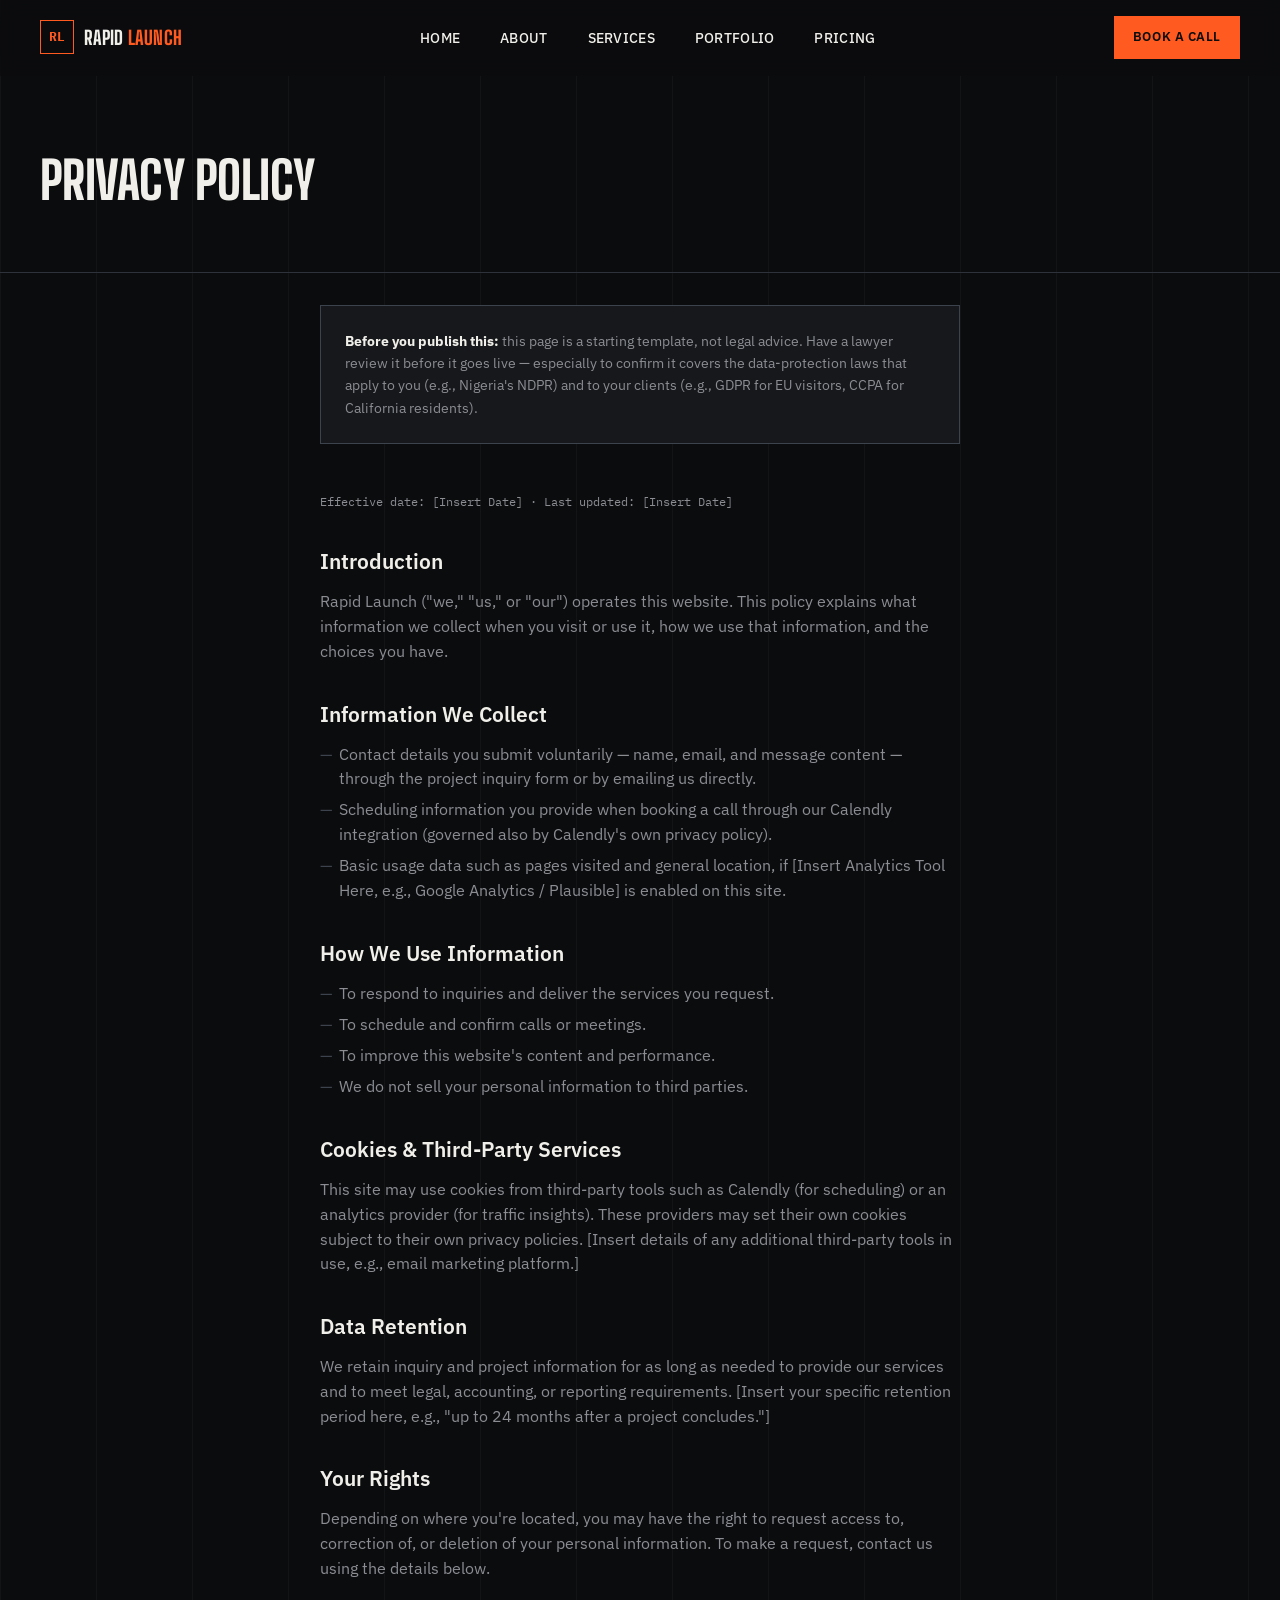
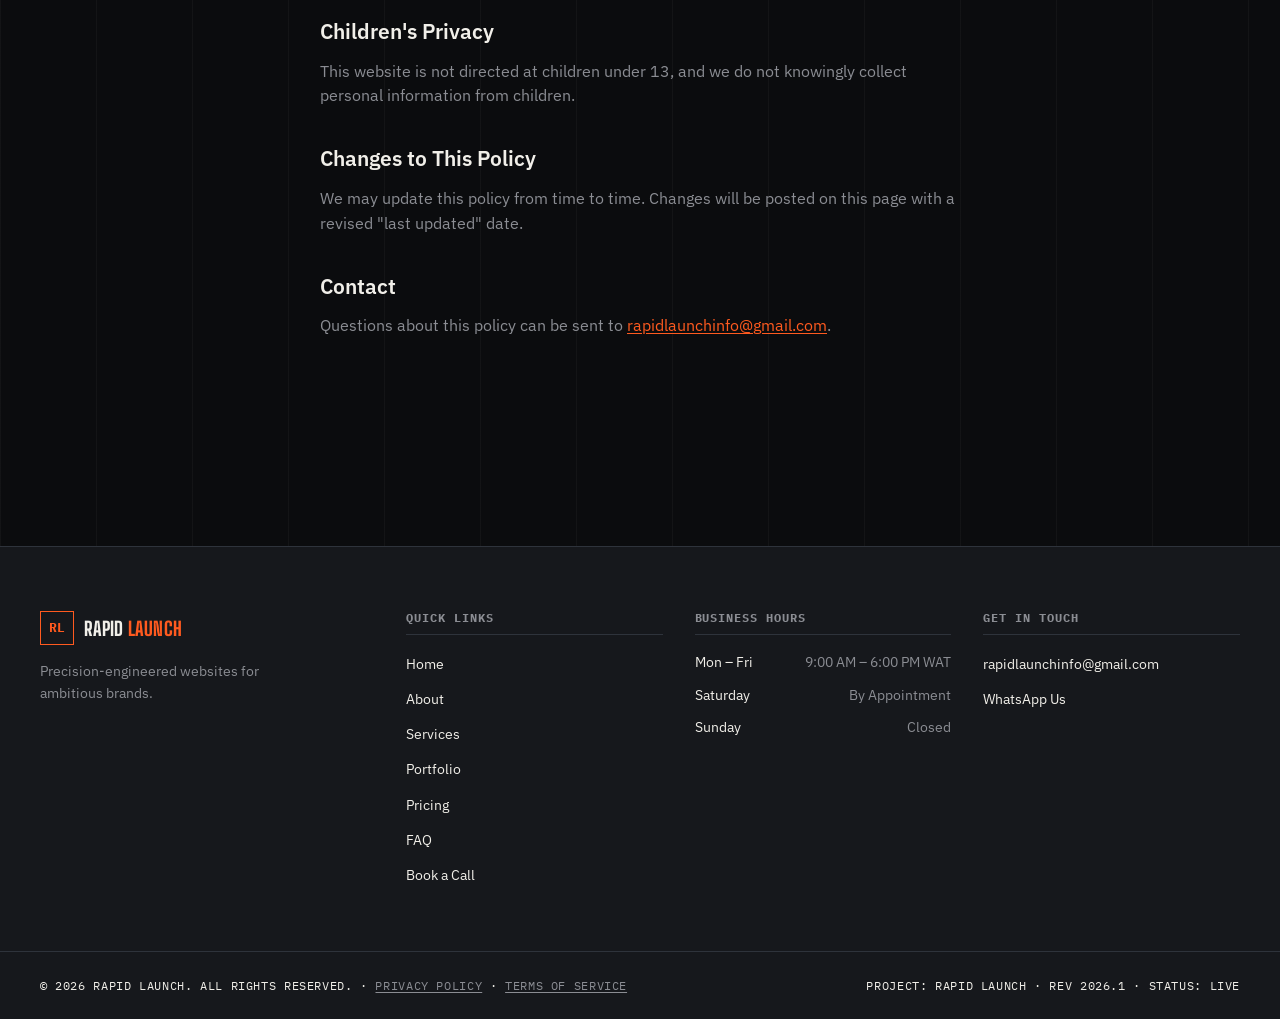
<file: privacy-policy.html>
<!DOCTYPE html>
<html lang="en">
<head>
  <meta charset="UTF-8">
  <meta name="viewport" content="width=device-width, initial-scale=1.0">
  <title>Privacy Policy | Rapid Launch</title>
  <meta name="description" content="How Rapid Launch collects, uses, and protects information submitted through this website.">
  <meta property="og:title" content="Privacy Policy | Rapid Launch">
  <meta property="og:type" content="website">

  <link rel="icon" type="image/svg+xml" href="favicon.svg">
  <link rel="icon" type="image/png" sizes="32x32" href="favicon-32.png">
  <link rel="apple-touch-icon" href="apple-touch-icon.png">

  <link rel="preconnect" href="https://fonts.googleapis.com">
  <link rel="preconnect" href="https://fonts.gstatic.com" crossorigin>
  <link href="https://fonts.googleapis.com/css2?family=Big+Shoulders+Display:wght@700;800;900&family=IBM+Plex+Sans:wght@400;500;600&family=IBM+Plex+Mono:wght@400;500;600&display=swap" rel="stylesheet">

  <link rel="stylesheet" href="style.css">
</head>
<body>
  <a class="skip-link" href="#main-content">Skip to content</a>

  <!-- ==================== HEADER ==================== -->
  <header class="site-header" id="site-header">
    <div class="container header-inner">
      <a href="index.html" class="logo">
        <span class="logo-mark">RL</span>
        <span class="logo-text">RAPID <span class="text-accent">LAUNCH</span></span>
      </a>

      <nav class="main-nav" id="main-nav" aria-label="Primary">
        <ul class="nav-list">
          <li><a href="index.html" class="nav-link">Home</a></li>
          <li><a href="about.html" class="nav-link">About</a></li>
          <li><a href="services.html" class="nav-link">Services</a></li>
          <li><a href="portfolio.html" class="nav-link">Portfolio</a></li>
          <li><a href="pricing.html" class="nav-link">Pricing</a></li>
        </ul>
      </nav>

      <div class="header-actions">
        <a href="contact.html" class="btn btn-primary btn-sm">Book a Call</a>
        <button class="menu-toggle" id="menu-toggle" aria-label="Toggle menu" aria-expanded="false" aria-controls="main-nav">
          <span class="menu-toggle-bar"></span>
          <span class="menu-toggle-bar"></span>
          <span class="menu-toggle-bar"></span>
        </button>
      </div>
    </div>
  </header>

  <main id="main-content">
    <section class="page-hero">
      <div class="container">
        <h1 class="page-title">Privacy Policy</h1>
      </div>
    </section>

    <section class="legal-content container">
      <div class="legal-notice">
        <strong>Before you publish this:</strong> this page is a starting template, not legal advice. Have a lawyer review it before it goes live — especially to confirm it covers the data-protection laws that apply to you (e.g., Nigeria's NDPR) and to your clients (e.g., GDPR for EU visitors, CCPA for California residents).
      </div>

      <p class="legal-meta">Effective date: [Insert Date] · Last updated: [Insert Date]</p>

      <h2>Introduction</h2>
      <p>Rapid Launch ("we," "us," or "our") operates this website. This policy explains what information we collect when you visit or use it, how we use that information, and the choices you have.</p>

      <h2>Information We Collect</h2>
      <ul>
        <li>Contact details you submit voluntarily — name, email, and message content — through the project inquiry form or by emailing us directly.</li>
        <li>Scheduling information you provide when booking a call through our Calendly integration (governed also by Calendly's own privacy policy).</li>
        <li>Basic usage data such as pages visited and general location, if [Insert Analytics Tool Here, e.g., Google Analytics / Plausible] is enabled on this site.</li>
      </ul>

      <h2>How We Use Information</h2>
      <ul>
        <li>To respond to inquiries and deliver the services you request.</li>
        <li>To schedule and confirm calls or meetings.</li>
        <li>To improve this website's content and performance.</li>
        <li>We do not sell your personal information to third parties.</li>
      </ul>

      <h2>Cookies &amp; Third-Party Services</h2>
      <p>This site may use cookies from third-party tools such as Calendly (for scheduling) or an analytics provider (for traffic insights). These providers may set their own cookies subject to their own privacy policies. [Insert details of any additional third-party tools in use, e.g., email marketing platform.]</p>

      <h2>Data Retention</h2>
      <p>We retain inquiry and project information for as long as needed to provide our services and to meet legal, accounting, or reporting requirements. [Insert your specific retention period here, e.g., "up to 24 months after a project concludes."]</p>

      <h2>Your Rights</h2>
      <p>Depending on where you're located, you may have the right to request access to, correction of, or deletion of your personal information. To make a request, contact us using the details below.</p>

      <h2>Children's Privacy</h2>
      <p>This website is not directed at children under 13, and we do not knowingly collect personal information from children.</p>

      <h2>Changes to This Policy</h2>
      <p>We may update this policy from time to time. Changes will be posted on this page with a revised "last updated" date.</p>

      <h2>Contact</h2>
      <p>Questions about this policy can be sent to <a href="mailto:rapidlaunchinfo@gmail.com">rapidlaunchinfo@gmail.com</a>.</p>
    </section>
  </main>

  <!-- ==================== FOOTER ==================== -->
  <footer class="site-footer">
    <div class="container footer-inner">
      <div class="footer-col footer-brand">
        <a href="index.html" class="logo">
          <span class="logo-mark">RL</span>
          <span class="logo-text">RAPID <span class="text-accent">LAUNCH</span></span>
        </a>
        <p class="footer-tagline">Precision-engineered websites for ambitious brands.</p>
      </div>

      <div class="footer-col">
        <h3 class="footer-heading">Quick Links</h3>
        <ul class="footer-links">
          <li><a href="index.html">Home</a></li>
          <li><a href="about.html">About</a></li>
          <li><a href="services.html">Services</a></li>
          <li><a href="portfolio.html">Portfolio</a></li>
          <li><a href="pricing.html">Pricing</a></li>
          <li><a href="faq.html">FAQ</a></li>
          <li><a href="contact.html">Book a Call</a></li>
        </ul>
      </div>

      <div class="footer-col">
        <h3 class="footer-heading">Business Hours</h3>
        <ul class="footer-hours">
          <li><span>Mon – Fri</span><span>9:00 AM – 6:00 PM WAT</span></li>
          <li><span>Saturday</span><span>By Appointment</span></li>
          <li><span>Sunday</span><span>Closed</span></li>
        </ul>
      </div>

      <div class="footer-col">
        <h3 class="footer-heading">Get In Touch</h3>
        <ul class="footer-links">
          <li><a href="mailto:rapidlaunchinfo@gmail.com">rapidlaunchinfo@gmail.com</a></li>
          <li><a href="https://wa.me/2349019044823" target="_blank" rel="noopener noreferrer">WhatsApp Us</a></li>
        </ul>
      </div>
    </div>

    <div class="footer-bottom">
      <div class="container footer-bottom-inner">
        <p>&copy; <span id="year"></span> Rapid Launch. All rights reserved. · <a href="privacy-policy.html">Privacy Policy</a> · <a href="terms-of-service.html">Terms of Service</a></p>
        <p>Project: Rapid Launch · Rev 2026.1 · Status: Live</p>
      </div>
    </div>
  </footer>

  <script src="script.js"></script>
</body>
</html>
</file>
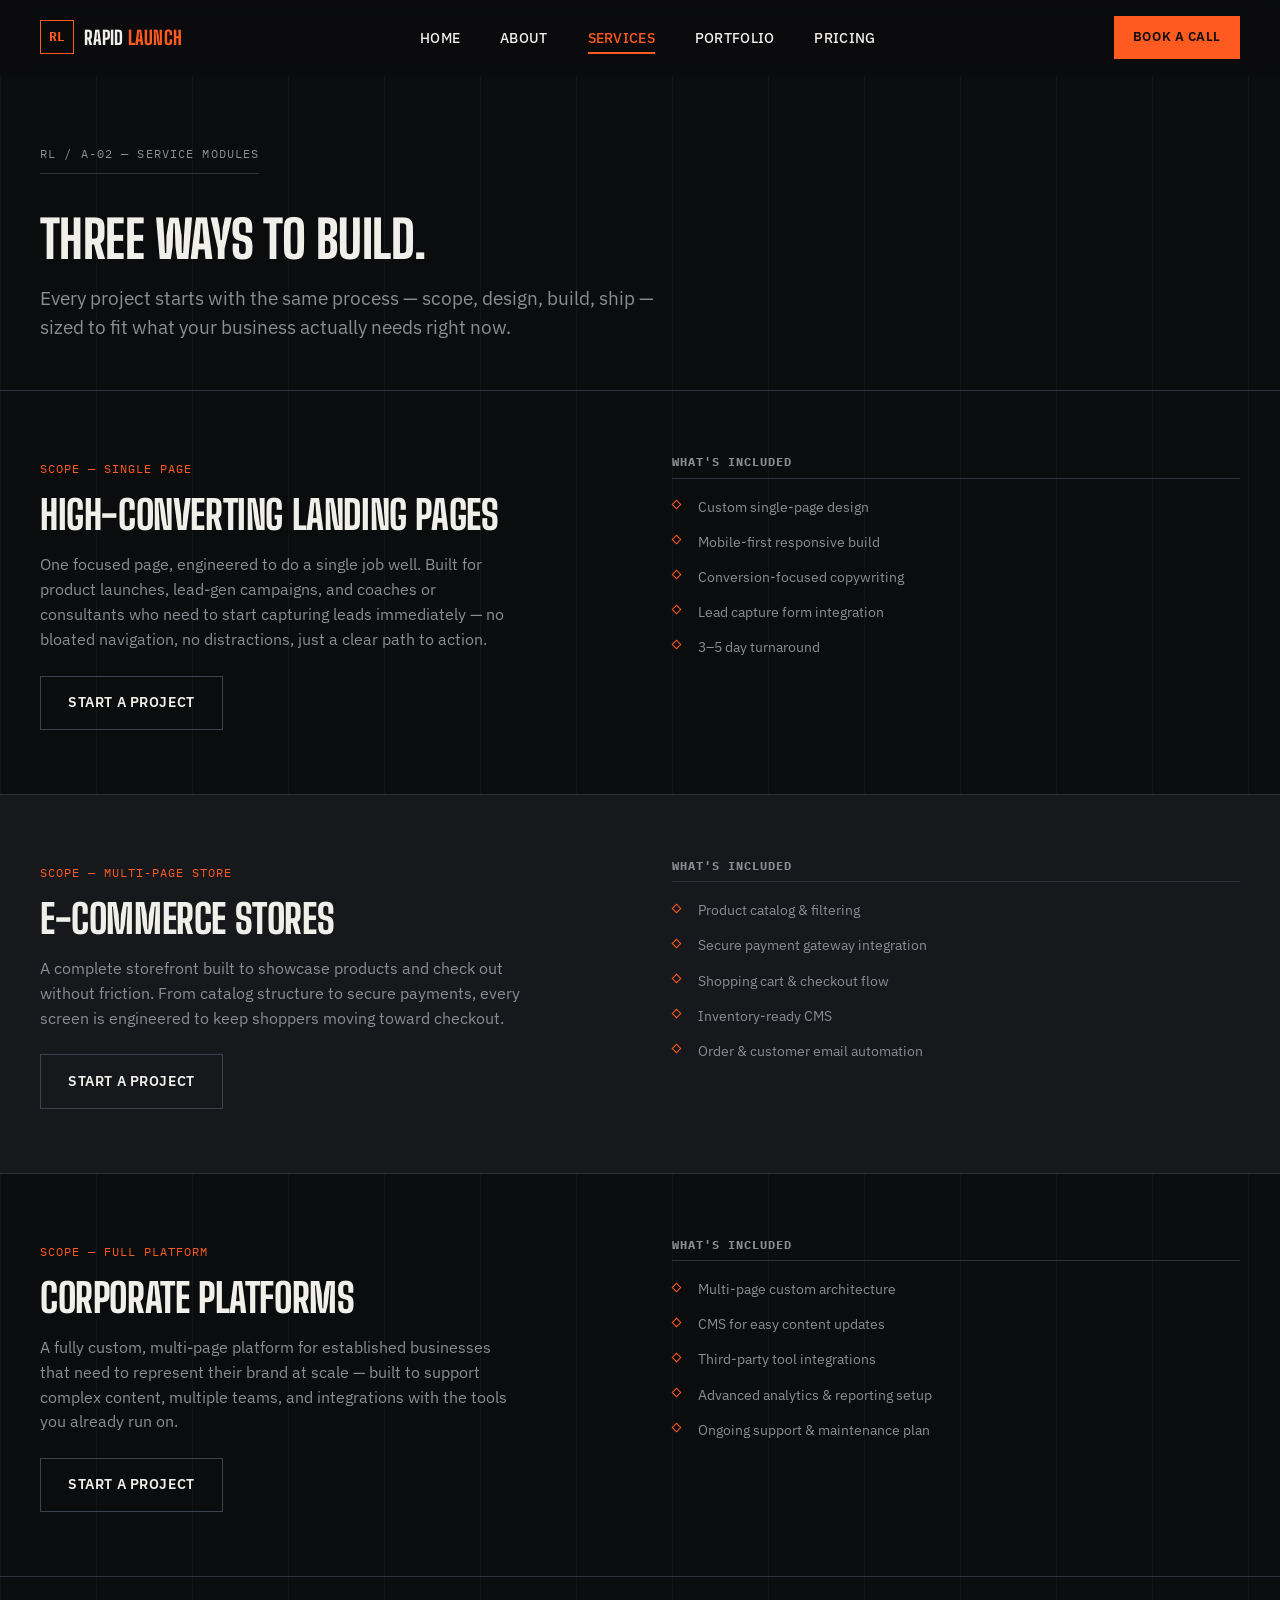
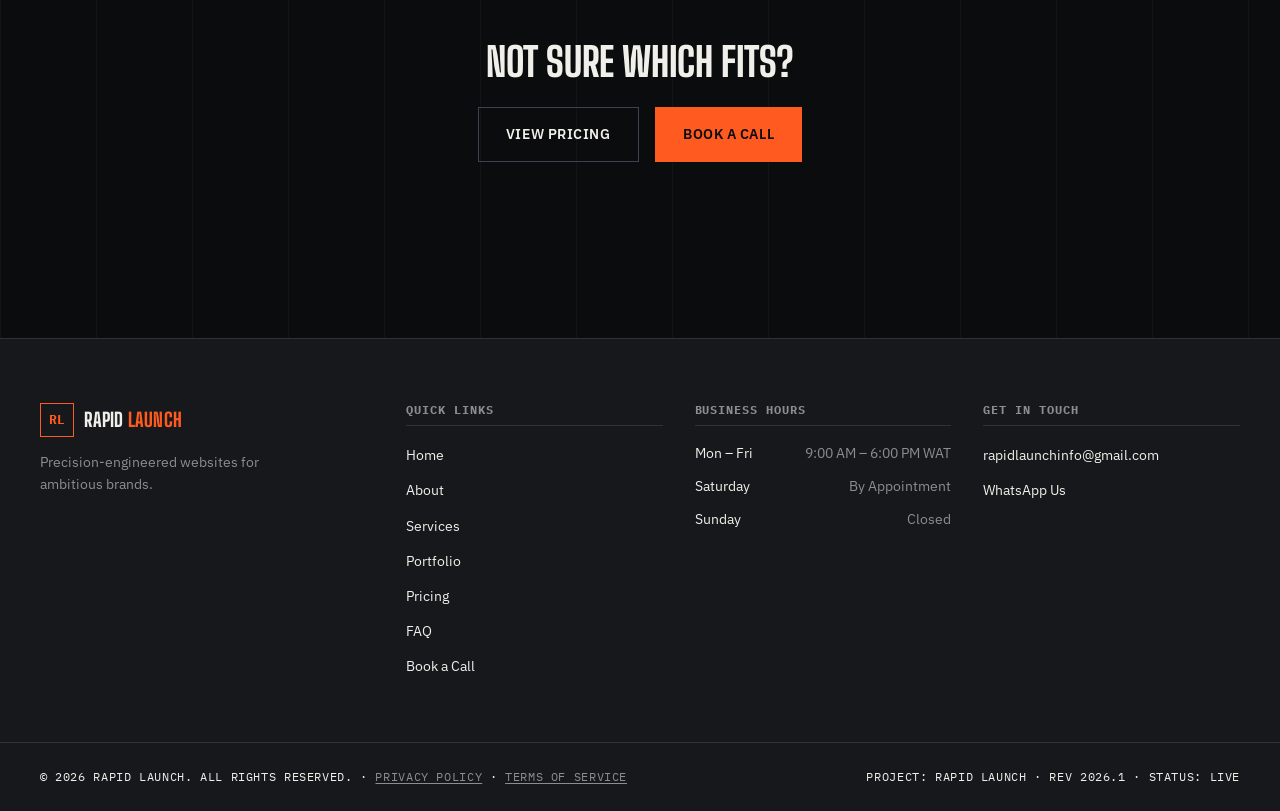
<file: services.html>
<!DOCTYPE html>
<html lang="en">
<head>
  <meta charset="UTF-8">
  <meta name="viewport" content="width=device-width, initial-scale=1.0">
  <title>Services | Rapid Launch</title>
  <meta name="description" content="Explore Rapid Launch's web development services: high-converting landing pages, e-commerce stores, and corporate platforms — engineered for speed and conversion.">

  <meta property="og:title" content="Services | Rapid Launch">
  <meta property="og:description" content="Three ways to build: landing pages, e-commerce stores, and corporate platforms — engineered for speed and conversion.">
  <meta property="og:type" content="website">
  <!-- Once the site is live on a real domain, change this to an absolute URL,
       e.g. https://yourdomain.com/og-image.png -->
  <meta property="og:image" content="og-image.png">

  <link rel="icon" type="image/svg+xml" href="favicon.svg">
  <link rel="icon" type="image/png" sizes="32x32" href="favicon-32.png">
  <link rel="apple-touch-icon" href="apple-touch-icon.png">

  <link rel="preconnect" href="https://fonts.googleapis.com">
  <link rel="preconnect" href="https://fonts.gstatic.com" crossorigin>
  <link href="https://fonts.googleapis.com/css2?family=Big+Shoulders+Display:wght@700;800;900&family=IBM+Plex+Sans:wght@400;500;600&family=IBM+Plex+Mono:wght@400;500;600&display=swap" rel="stylesheet">

  <link rel="stylesheet" href="style.css">
</head>
<body>
  <a class="skip-link" href="#main-content">Skip to content</a>

  <!-- ==================== HEADER ==================== -->
  <header class="site-header" id="site-header">
    <div class="container header-inner">
      <a href="index.html" class="logo">
        <span class="logo-mark">RL</span>
        <span class="logo-text">RAPID <span class="text-accent">LAUNCH</span></span>
      </a>

      <nav class="main-nav" id="main-nav" aria-label="Primary">
        <ul class="nav-list">
          <li><a href="index.html" class="nav-link">Home</a></li>
          <li><a href="about.html" class="nav-link">About</a></li>
          <li><a href="services.html" class="nav-link active" aria-current="page">Services</a></li>
          <li><a href="portfolio.html" class="nav-link">Portfolio</a></li>
          <li><a href="pricing.html" class="nav-link">Pricing</a></li>
        </ul>
      </nav>

      <div class="header-actions">
        <a href="contact.html" class="btn btn-primary btn-sm">Book a Call</a>
        <button class="menu-toggle" id="menu-toggle" aria-label="Toggle menu" aria-expanded="false" aria-controls="main-nav">
          <span class="menu-toggle-bar"></span>
          <span class="menu-toggle-bar"></span>
          <span class="menu-toggle-bar"></span>
        </button>
      </div>
    </div>
  </header>

  <main id="main-content">

    <!-- ==================== PAGE HERO ==================== -->
    <section class="page-hero">
      <div class="container reveal">
        <span class="sheet-tag">RL / A-02 — Service Modules</span>
        <h1 class="page-title">Three ways to build.</h1>
        <p class="page-subtitle">Every project starts with the same process — scope, design, build, ship — sized to fit what your business actually needs right now.</p>
      </div>
    </section>

    <!-- ==================== SERVICE 01: LANDING PAGES ==================== -->
    <section class="service-block" id="landing-pages">
      <div class="container service-grid">
        <div class="service-info">
          <span class="service-scope">Scope — Single Page</span>
          <h2 class="service-name">High-Converting Landing Pages</h2>
          <p class="service-desc">One focused page, engineered to do a single job well. Built for product launches, lead-gen campaigns, and coaches or consultants who need to start capturing leads immediately — no bloated navigation, no distractions, just a clear path to action.</p>
          <a href="contact.html" class="btn btn-outline">Start a Project</a>
        </div>
        <div class="service-features">
          <h3 class="service-features-title">What's Included</h3>
          <ul class="feature-list">
            <li>Custom single-page design</li>
            <li>Mobile-first responsive build</li>
            <li>Conversion-focused copywriting</li>
            <li>Lead capture form integration</li>
            <li>3–5 day turnaround</li>
          </ul>
        </div>
      </div>
    </section>

    <!-- ==================== SERVICE 02: E-COMMERCE ==================== -->
    <section class="service-block service-block--alt" id="ecommerce">
      <div class="container service-grid">
        <div class="service-info">
          <span class="service-scope">Scope — Multi-Page Store</span>
          <h2 class="service-name">E-Commerce Stores</h2>
          <p class="service-desc">A complete storefront built to showcase products and check out without friction. From catalog structure to secure payments, every screen is engineered to keep shoppers moving toward checkout.</p>
          <a href="contact.html" class="btn btn-outline">Start a Project</a>
        </div>
        <div class="service-features">
          <h3 class="service-features-title">What's Included</h3>
          <ul class="feature-list">
            <li>Product catalog & filtering</li>
            <li>Secure payment gateway integration</li>
            <li>Shopping cart & checkout flow</li>
            <li>Inventory-ready CMS</li>
            <li>Order & customer email automation</li>
          </ul>
        </div>
      </div>
    </section>

    <!-- ==================== SERVICE 03: CORPORATE PLATFORMS ==================== -->
    <section class="service-block" id="corporate">
      <div class="container service-grid">
        <div class="service-info">
          <span class="service-scope">Scope — Full Platform</span>
          <h2 class="service-name">Corporate Platforms</h2>
          <p class="service-desc">A fully custom, multi-page platform for established businesses that need to represent their brand at scale — built to support complex content, multiple teams, and integrations with the tools you already run on.</p>
          <a href="contact.html" class="btn btn-outline">Start a Project</a>
        </div>
        <div class="service-features">
          <h3 class="service-features-title">What's Included</h3>
          <ul class="feature-list">
            <li>Multi-page custom architecture</li>
            <li>CMS for easy content updates</li>
            <li>Third-party tool integrations</li>
            <li>Advanced analytics & reporting setup</li>
            <li>Ongoing support & maintenance plan</li>
          </ul>
        </div>
      </div>
    </section>

    <!-- ==================== CLOSING CTA ==================== -->
    <section class="services-cta">
      <div class="container">
        <h2 class="services-cta-title">Not sure which fits?</h2>
        <div class="services-cta-actions">
          <a href="pricing.html" class="btn btn-outline">View Pricing</a>
          <a href="contact.html" class="btn btn-primary">Book a Call</a>
        </div>
      </div>
    </section>

  </main>

  <!-- ==================== FOOTER ==================== -->
  <footer class="site-footer">
    <div class="container footer-inner">
      <div class="footer-col footer-brand">
        <a href="index.html" class="logo">
          <span class="logo-mark">RL</span>
          <span class="logo-text">RAPID <span class="text-accent">LAUNCH</span></span>
        </a>
        <p class="footer-tagline">Precision-engineered websites for ambitious brands.</p>
      </div>

      <div class="footer-col">
        <h3 class="footer-heading">Quick Links</h3>
        <ul class="footer-links">
          <li><a href="index.html">Home</a></li>
          <li><a href="about.html">About</a></li>
          <li><a href="services.html">Services</a></li>
          <li><a href="portfolio.html">Portfolio</a></li>
          <li><a href="pricing.html">Pricing</a></li>
          <li><a href="faq.html">FAQ</a></li>
          <li><a href="contact.html">Book a Call</a></li>
        </ul>
      </div>

      <div class="footer-col">
        <h3 class="footer-heading">Business Hours</h3>
        <ul class="footer-hours">
          <li><span>Mon – Fri</span><span>9:00 AM – 6:00 PM WAT</span></li>
          <li><span>Saturday</span><span>By Appointment</span></li>
          <li><span>Sunday</span><span>Closed</span></li>
        </ul>
      </div>

      <div class="footer-col">
        <h3 class="footer-heading">Get In Touch</h3>
        <ul class="footer-links">
          <li><a href="mailto:rapidlaunchinfo@gmail.com">rapidlaunchinfo@gmail.com</a></li>
          <li><a href="https://wa.me/2349019044823" target="_blank" rel="noopener noreferrer">WhatsApp Us</a></li>
        </ul>
      </div>
    </div>

    <div class="footer-bottom">
      <div class="container footer-bottom-inner">
        <p>&copy; <span id="year"></span> Rapid Launch. All rights reserved. · <a href="privacy-policy.html">Privacy Policy</a> · <a href="terms-of-service.html">Terms of Service</a></p>
        <p>Project: Rapid Launch · Rev 2026.1 · Status: Live</p>
      </div>
    </div>
  </footer>

  <script src="script.js"></script>
</body>
</html>
</file>
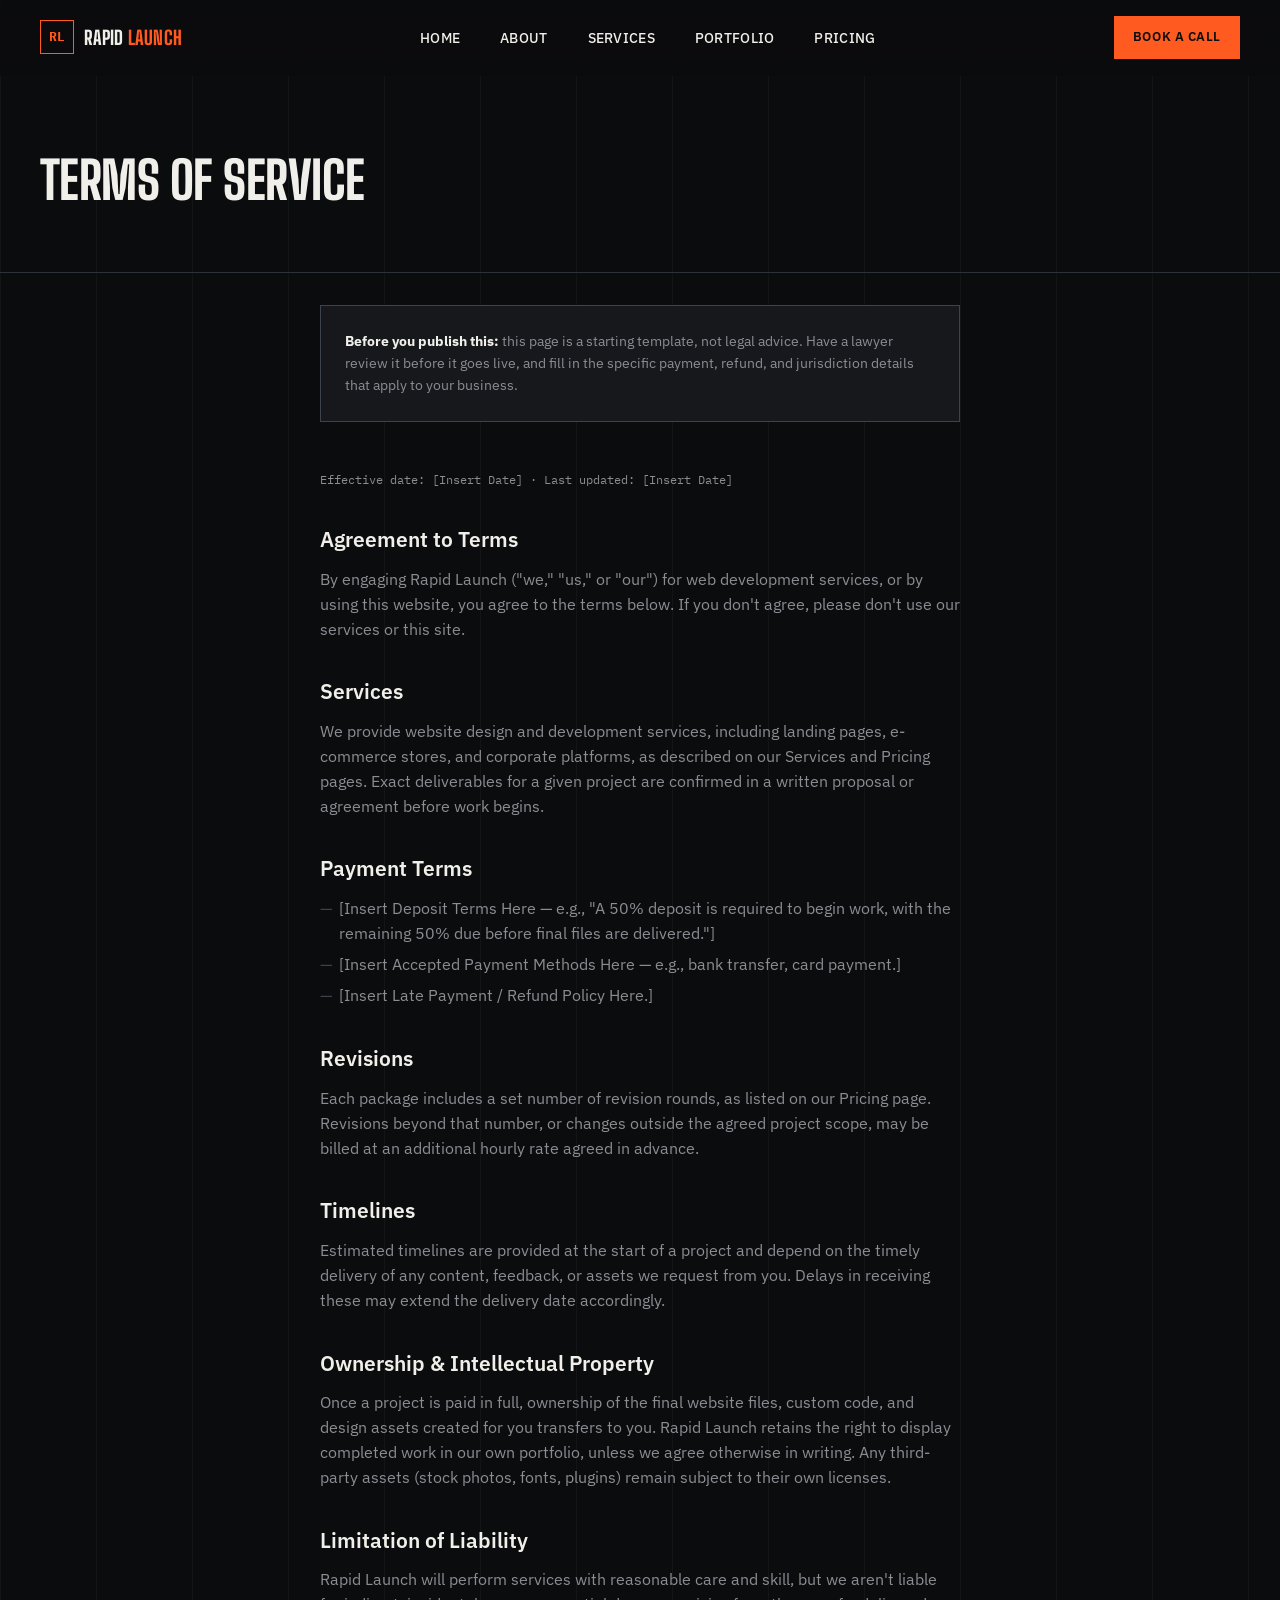
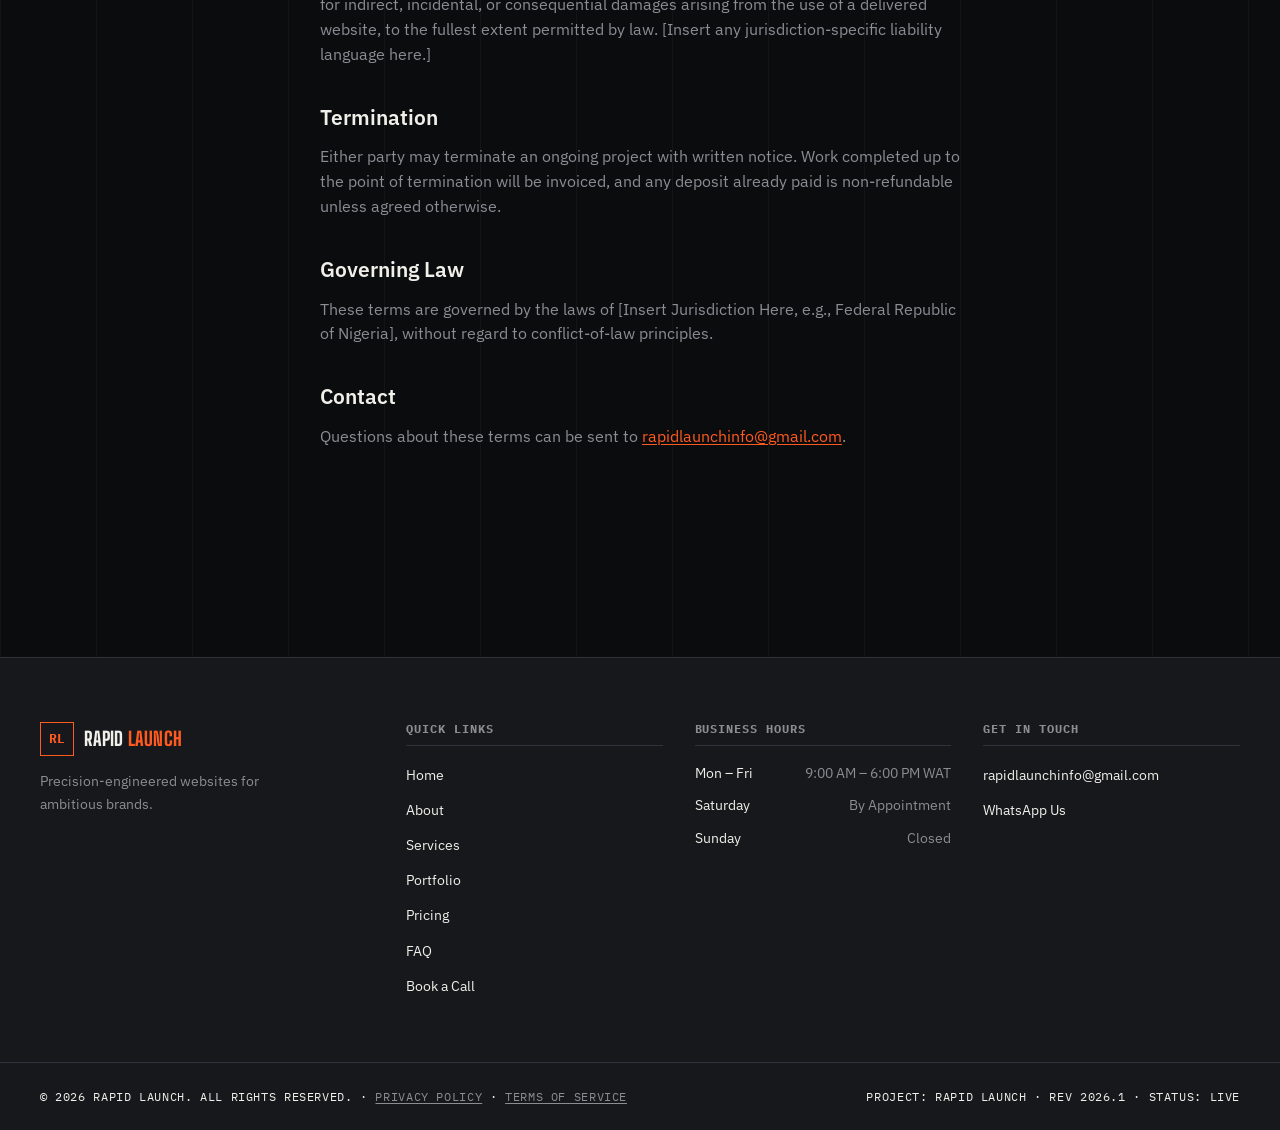
<file: terms-of-service.html>
<!DOCTYPE html>
<html lang="en">
<head>
  <meta charset="UTF-8">
  <meta name="viewport" content="width=device-width, initial-scale=1.0">
  <title>Terms of Service | Rapid Launch</title>
  <meta name="description" content="The terms that govern web development projects and services delivered by Rapid Launch.">
  <meta property="og:title" content="Terms of Service | Rapid Launch">
  <meta property="og:type" content="website">

  <link rel="icon" type="image/svg+xml" href="favicon.svg">
  <link rel="icon" type="image/png" sizes="32x32" href="favicon-32.png">
  <link rel="apple-touch-icon" href="apple-touch-icon.png">

  <link rel="preconnect" href="https://fonts.googleapis.com">
  <link rel="preconnect" href="https://fonts.gstatic.com" crossorigin>
  <link href="https://fonts.googleapis.com/css2?family=Big+Shoulders+Display:wght@700;800;900&family=IBM+Plex+Sans:wght@400;500;600&family=IBM+Plex+Mono:wght@400;500;600&display=swap" rel="stylesheet">

  <link rel="stylesheet" href="style.css">
</head>
<body>
  <a class="skip-link" href="#main-content">Skip to content</a>

  <!-- ==================== HEADER ==================== -->
  <header class="site-header" id="site-header">
    <div class="container header-inner">
      <a href="index.html" class="logo">
        <span class="logo-mark">RL</span>
        <span class="logo-text">RAPID <span class="text-accent">LAUNCH</span></span>
      </a>

      <nav class="main-nav" id="main-nav" aria-label="Primary">
        <ul class="nav-list">
          <li><a href="index.html" class="nav-link">Home</a></li>
          <li><a href="about.html" class="nav-link">About</a></li>
          <li><a href="services.html" class="nav-link">Services</a></li>
          <li><a href="portfolio.html" class="nav-link">Portfolio</a></li>
          <li><a href="pricing.html" class="nav-link">Pricing</a></li>
        </ul>
      </nav>

      <div class="header-actions">
        <a href="contact.html" class="btn btn-primary btn-sm">Book a Call</a>
        <button class="menu-toggle" id="menu-toggle" aria-label="Toggle menu" aria-expanded="false" aria-controls="main-nav">
          <span class="menu-toggle-bar"></span>
          <span class="menu-toggle-bar"></span>
          <span class="menu-toggle-bar"></span>
        </button>
      </div>
    </div>
  </header>

  <main id="main-content">
    <section class="page-hero">
      <div class="container">
        <h1 class="page-title">Terms of Service</h1>
      </div>
    </section>

    <section class="legal-content container">
      <div class="legal-notice">
        <strong>Before you publish this:</strong> this page is a starting template, not legal advice. Have a lawyer review it before it goes live, and fill in the specific payment, refund, and jurisdiction details that apply to your business.
      </div>

      <p class="legal-meta">Effective date: [Insert Date] · Last updated: [Insert Date]</p>

      <h2>Agreement to Terms</h2>
      <p>By engaging Rapid Launch ("we," "us," or "our") for web development services, or by using this website, you agree to the terms below. If you don't agree, please don't use our services or this site.</p>

      <h2>Services</h2>
      <p>We provide website design and development services, including landing pages, e-commerce stores, and corporate platforms, as described on our Services and Pricing pages. Exact deliverables for a given project are confirmed in a written proposal or agreement before work begins.</p>

      <h2>Payment Terms</h2>
      <ul>
        <li>[Insert Deposit Terms Here — e.g., "A 50% deposit is required to begin work, with the remaining 50% due before final files are delivered."]</li>
        <li>[Insert Accepted Payment Methods Here — e.g., bank transfer, card payment.]</li>
        <li>[Insert Late Payment / Refund Policy Here.]</li>
      </ul>

      <h2>Revisions</h2>
      <p>Each package includes a set number of revision rounds, as listed on our Pricing page. Revisions beyond that number, or changes outside the agreed project scope, may be billed at an additional hourly rate agreed in advance.</p>

      <h2>Timelines</h2>
      <p>Estimated timelines are provided at the start of a project and depend on the timely delivery of any content, feedback, or assets we request from you. Delays in receiving these may extend the delivery date accordingly.</p>

      <h2>Ownership &amp; Intellectual Property</h2>
      <p>Once a project is paid in full, ownership of the final website files, custom code, and design assets created for you transfers to you. Rapid Launch retains the right to display completed work in our own portfolio, unless we agree otherwise in writing. Any third-party assets (stock photos, fonts, plugins) remain subject to their own licenses.</p>

      <h2>Limitation of Liability</h2>
      <p>Rapid Launch will perform services with reasonable care and skill, but we aren't liable for indirect, incidental, or consequential damages arising from the use of a delivered website, to the fullest extent permitted by law. [Insert any jurisdiction-specific liability language here.]</p>

      <h2>Termination</h2>
      <p>Either party may terminate an ongoing project with written notice. Work completed up to the point of termination will be invoiced, and any deposit already paid is non-refundable unless agreed otherwise.</p>

      <h2>Governing Law</h2>
      <p>These terms are governed by the laws of [Insert Jurisdiction Here, e.g., Federal Republic of Nigeria], without regard to conflict-of-law principles.</p>

      <h2>Contact</h2>
      <p>Questions about these terms can be sent to <a href="mailto:rapidlaunchinfo@gmail.com">rapidlaunchinfo@gmail.com</a>.</p>
    </section>
  </main>

  <!-- ==================== FOOTER ==================== -->
  <footer class="site-footer">
    <div class="container footer-inner">
      <div class="footer-col footer-brand">
        <a href="index.html" class="logo">
          <span class="logo-mark">RL</span>
          <span class="logo-text">RAPID <span class="text-accent">LAUNCH</span></span>
        </a>
        <p class="footer-tagline">Precision-engineered websites for ambitious brands.</p>
      </div>

      <div class="footer-col">
        <h3 class="footer-heading">Quick Links</h3>
        <ul class="footer-links">
          <li><a href="index.html">Home</a></li>
          <li><a href="about.html">About</a></li>
          <li><a href="services.html">Services</a></li>
          <li><a href="portfolio.html">Portfolio</a></li>
          <li><a href="pricing.html">Pricing</a></li>
          <li><a href="faq.html">FAQ</a></li>
          <li><a href="contact.html">Book a Call</a></li>
        </ul>
      </div>

      <div class="footer-col">
        <h3 class="footer-heading">Business Hours</h3>
        <ul class="footer-hours">
          <li><span>Mon – Fri</span><span>9:00 AM – 6:00 PM WAT</span></li>
          <li><span>Saturday</span><span>By Appointment</span></li>
          <li><span>Sunday</span><span>Closed</span></li>
        </ul>
      </div>

      <div class="footer-col">
        <h3 class="footer-heading">Get In Touch</h3>
        <ul class="footer-links">
          <li><a href="mailto:rapidlaunchinfo@gmail.com">rapidlaunchinfo@gmail.com</a></li>
          <li><a href="https://wa.me/2349019044823" target="_blank" rel="noopener noreferrer">WhatsApp Us</a></li>
        </ul>
      </div>
    </div>

    <div class="footer-bottom">
      <div class="container footer-bottom-inner">
        <p>&copy; <span id="year"></span> Rapid Launch. All rights reserved. · <a href="privacy-policy.html">Privacy Policy</a> · <a href="terms-of-service.html">Terms of Service</a></p>
        <p>Project: Rapid Launch · Rev 2026.1 · Status: Live</p>
      </div>
    </div>
  </footer>

  <script src="script.js"></script>
</body>
</html>
</file>
<file: style.css>
/* ==========================================================================
   RAPID LAUNCH — Global Stylesheet
   Full-Service Web Development Agency

   CONTENTS
   1.  Custom Properties (Design Tokens)
   2.  Reset & Base
   3.  Typography
   4.  Layout Primitives (container, buttons, sheet-tag label)
   5.  Header & Navigation
   6.  Footer
   7.  Home — Hero + Build Console
   8.  Home — Why Choose Us
   9.  Services Page
   10. Portfolio Page
   11. Pricing Page
   12. Contact / Booking Page
   13. Project Inquiry Form (Contact page)
   14. Testimonials (Home)
   15. About Page
   16. FAQ Page
   17. Legal Pages (Privacy Policy / Terms of Service)
   18. 404 Page
   19. Scroll Reveal
   20. Accessibility (focus states, reduced motion)

   Note on structure: components below are intentionally self-contained
   (each owns its own responsive rules) rather than composed from shared
   ".grid-3" style utilities. This avoids selector specificity fights
   between generic layout helpers and page-specific overrides.
   ========================================================================== */

/* ==========================================================================
   1. CUSTOM PROPERTIES
   ========================================================================== */
:root {
  /* ---- Color: dark, structural base + one deliberate accent ---- */
  --ink: #0b0c0e;              /* primary background */
  --surface: #16181c;          /* raised panels, cards, footer */
  --surface-2: #1c1f24;        /* hover / elevated state */
  --line: #2e333b;             /* hairline borders, grid rules */
  --line-strong: #3d434d;      /* emphasized borders */
  --paper: #f1efe9;            /* primary text — warm off-white, not stark white */
  --muted: #8b8d93;            /* secondary text */
  --dim: #5b5d63;              /* tertiary / disabled text */

  --signal: #ff5a1f;           /* the one accent — used sparingly & deliberately */
  --signal-hover: #ff7a45;
  --signal-dim: rgba(255, 90, 31, 0.14);
  --on-signal: #0b0c0e;        /* text placed on top of the accent */

  /* ---- Type families — each with one job ---- */
  --font-display: 'Big Shoulders Display', sans-serif; /* impact headlines only */
  --font-body: 'IBM Plex Sans', sans-serif;             /* everything you read */
  --font-mono: 'IBM Plex Mono', monospace;              /* labels, tags, data */

  /* ---- Fluid type scale ---- */
  --fs-hero: clamp(2.75rem, 4.6vw + 1.4rem, 5.25rem);
  --fs-h1: clamp(2.25rem, 2.8vw + 1.3rem, 3.25rem);
  --fs-h2: clamp(1.75rem, 1.8vw + 1.2rem, 2.5rem);
  --fs-h3: clamp(1.15rem, .6vw + 1rem, 1.375rem);
  --fs-lg: clamp(1.05rem, .4vw + .95rem, 1.2rem);
  --fs-base: 1rem;
  --fs-sm: 0.9rem;
  --fs-xs: 0.78rem;

  /* ---- Spacing — 8px base grid ---- */
  --space-1: 0.5rem;
  --space-2: 1rem;
  --space-3: 1.5rem;
  --space-4: 2rem;
  --space-5: 2.5rem;
  --space-6: 3rem;
  --space-8: 4rem;
  --space-10: 5rem;
  --space-14: 7rem;

  /* ---- Layout ---- */
  --container-width: 1280px;
  --header-height: 76px;
  --transition-fast: 0.18s ease;
  --transition-base: 0.3s ease;
}

/* ==========================================================================
   2. RESET & BASE
   ========================================================================== */
*, *::before, *::after { box-sizing: border-box; }

* { margin: 0; }

html {
  scroll-behavior: smooth;
  -webkit-text-size-adjust: 100%;
}

body {
  min-height: 100vh;
  display: flex;
  flex-direction: column;
  background-color: var(--ink);
  color: var(--paper);
  font-family: var(--font-body);
  font-size: var(--fs-base);
  line-height: 1.55;
  -webkit-font-smoothing: antialiased;
  /* Ambient architectural grid — faint vertical rules across the whole site */
  background-image: linear-gradient(90deg, rgba(241, 239, 233, 0.035) 1px, transparent 1px);
  background-size: 96px 100%;
}

main { flex: 1 0 auto; }

img, svg { display: block; max-width: 100%; }

a { color: inherit; }

ul, ol { list-style: none; padding: 0; }

button {
  font: inherit;
  color: inherit;
  background: none;
  border: none;
}

input, textarea, select { font: inherit; }

/* ==========================================================================
   3. TYPOGRAPHY
   ========================================================================== */
h1, h2, h3, h4 {
  font-family: var(--font-display);
  font-weight: 800;
  text-transform: uppercase;
  line-height: 1.05;
  letter-spacing: -0.01em;
}

p { color: var(--paper); }

.text-accent { color: var(--signal); }

/* Small mono eyebrow / sheet-index label used above every major heading */
.sheet-tag {
  display: inline-block;
  font-family: var(--font-mono);
  font-size: var(--fs-xs);
  text-transform: uppercase;
  letter-spacing: 0.09em;
  color: var(--muted);
  padding-bottom: 0.65rem;
  margin-bottom: var(--space-3);
  border-bottom: 1px solid var(--line);
}

.section-copy {
  color: var(--muted);
  font-size: var(--fs-lg);
  max-width: 60ch;
}

/* Reusable mid-weight heading for sub-sections (e.g. Contact page's
   "Schedule a Call" / "Direct Line" headings) */
.section-title {
  font-size: var(--fs-h2);
  margin-bottom: var(--space-3);
}

/* ==========================================================================
   4. LAYOUT PRIMITIVES
   ========================================================================== */
.container {
  width: 100%;
  max-width: var(--container-width);
  margin-inline: auto;
  padding-inline: var(--space-3);
}
@media (min-width: 768px) {
  .container { padding-inline: var(--space-5); }
}

.skip-link {
  position: absolute;
  left: -9999px;
  top: 0;
  z-index: 300;
  background: var(--signal);
  color: var(--on-signal);
  font-family: var(--font-mono);
  font-size: var(--fs-sm);
  font-weight: 600;
  padding: 0.85rem 1.25rem;
}
.skip-link:focus {
  left: var(--space-2);
  top: var(--space-2);
}

/* ---- Buttons ---- */
.btn {
  display: inline-flex;
  align-items: center;
  justify-content: center;
  gap: 0.5rem;
  font-family: var(--font-body);
  font-weight: 600;
  font-size: 0.88rem;
  text-transform: uppercase;
  letter-spacing: 0.04em;
  text-decoration: none;
  padding: 0.95rem 1.7rem;
  border: 1.5px solid var(--signal);
  cursor: pointer;
  transition: background-color var(--transition-fast), color var(--transition-fast),
    border-color var(--transition-fast), transform var(--transition-fast);
  white-space: nowrap;
}
.btn-primary {
  background: var(--signal);
  color: var(--on-signal);
}
.btn-primary:hover {
  background: var(--signal-hover);
  border-color: var(--signal-hover);
  transform: translateY(-2px);
}
.btn-outline {
  background: transparent;
  color: var(--paper);
  border-color: var(--line-strong);
}
.btn-outline:hover {
  border-color: var(--signal);
  color: var(--signal);
  transform: translateY(-2px);
}
.btn-block { width: 100%; }
.btn-sm { padding: 0.65rem 1.15rem; font-size: 0.8rem; }

/* Registration / crosshair corner marks — used sparingly as a structural
   accent, not as a decorative hover effect repeated on every card. */
.corner-marks { position: relative; }
.corner-marks::before, .corner-marks::after {
  content: '';
  position: absolute;
  width: 14px;
  height: 14px;
  pointer-events: none;
}
.corner-marks::before {
  top: -1px; left: -1px;
  border-top: 2px solid var(--signal);
  border-left: 2px solid var(--signal);
}
.corner-marks::after {
  bottom: -1px; right: -1px;
  border-bottom: 2px solid var(--signal);
  border-right: 2px solid var(--signal);
}

/* Shared bullet treatment for feature / deliverable lists (Services + Pricing) */
.feature-list li,
.pricing-features li {
  position: relative;
  padding-left: 1.6rem;
  margin-bottom: 0.75rem;
  color: var(--muted);
  font-size: var(--fs-sm);
  line-height: 1.6;
}
.feature-list li::before,
.pricing-features li::before {
  content: '';
  position: absolute;
  left: 1px;
  top: 0.45em;
  width: 7px;
  height: 7px;
  border: 1.5px solid var(--signal);
  transform: rotate(45deg);
}

/* ==========================================================================
   5. HEADER & NAVIGATION
   ========================================================================== */
.site-header {
  position: sticky;
  top: 0;
  z-index: 100;
  background: rgba(11, 12, 14, 0.82);
  backdrop-filter: blur(10px);
  -webkit-backdrop-filter: blur(10px);
  border-bottom: 1px solid transparent;
  transition: border-color var(--transition-base), background-color var(--transition-base);
}
.site-header.is-scrolled {
  border-bottom-color: var(--line);
  background: rgba(11, 12, 14, 0.96);
}

.header-inner {
  display: flex;
  align-items: center;
  justify-content: space-between;
  gap: var(--space-3);
  padding-block: 1rem;
}

.logo {
  display: inline-flex;
  align-items: center;
  gap: 0.6rem;
  text-decoration: none;
  color: var(--paper);
}
.logo-mark {
  display: inline-flex;
  align-items: center;
  justify-content: center;
  width: 34px;
  height: 34px;
  flex-shrink: 0;
  border: 1.5px solid var(--signal);
  font-family: var(--font-mono);
  font-weight: 700;
  font-size: 0.8rem;
  color: var(--signal);
}
.logo-text {
  font-family: var(--font-display);
  font-weight: 800;
  font-size: 1.2rem;
  letter-spacing: 0.01em;
  text-transform: uppercase;
  line-height: 1;
}

.main-nav {
  position: fixed;
  inset: 0;
  padding-top: var(--header-height);
  background: var(--ink);
  display: flex;
  align-items: center;
  justify-content: center;
  opacity: 0;
  visibility: hidden;
  transform: translateY(-8px);
  transition: opacity var(--transition-base), transform var(--transition-base),
    visibility 0s linear var(--transition-base);
  z-index: 90;
}
.main-nav.is-open {
  opacity: 1;
  visibility: visible;
  transform: translateY(0);
  transition: opacity var(--transition-base), transform var(--transition-base),
    visibility 0s linear 0s;
}
.nav-list {
  display: flex;
  flex-direction: column;
  align-items: center;
  gap: var(--space-4);
}
.nav-link {
  font-family: var(--font-body);
  font-weight: 500;
  font-size: 1.6rem;
  text-transform: uppercase;
  letter-spacing: 0.02em;
  color: var(--paper);
  text-decoration: none;
  padding-bottom: 0.3rem;
  border-bottom: 2px solid transparent;
  transition: color var(--transition-fast), border-color var(--transition-fast);
}
.nav-link:hover,
.nav-link.active {
  color: var(--signal);
  border-bottom-color: var(--signal);
}

.header-actions {
  display: flex;
  align-items: center;
  gap: var(--space-2);
  flex-shrink: 0;
}

.menu-toggle {
  display: inline-flex;
  flex-direction: column;
  justify-content: center;
  align-items: center;
  gap: 5px;
  width: 34px;
  height: 34px;
  border: 1px solid var(--line-strong);
  cursor: pointer;
  position: relative;
  z-index: 110;
}
.menu-toggle-bar {
  display: block;
  width: 16px;
  height: 2px;
  background: var(--paper);
  transition: transform var(--transition-fast), opacity var(--transition-fast);
}
.menu-toggle.is-active .menu-toggle-bar:nth-child(1) { transform: translateY(7px) rotate(45deg); }
.menu-toggle.is-active .menu-toggle-bar:nth-child(2) { opacity: 0; }
.menu-toggle.is-active .menu-toggle-bar:nth-child(3) { transform: translateY(-7px) rotate(-45deg); }

body.nav-open { overflow: hidden; }

@media (min-width: 1024px) {
  .main-nav {
    position: static;
    inset: auto;
    padding-top: 0;
    background: none;
    opacity: 1;
    visibility: visible;
    transform: none;
    transition: none;
    z-index: auto;
  }
  .nav-list { flex-direction: row; gap: var(--space-5); }
  .nav-link { font-size: 0.9rem; }
  .menu-toggle { display: none; }
}

/* ==========================================================================
   6. FOOTER
   ========================================================================== */
.site-footer {
  border-top: 1px solid var(--line);
  background: var(--surface);
  margin-top: var(--space-14);
}
.footer-inner {
  display: grid;
  grid-template-columns: 1fr;
  gap: var(--space-6);
  padding-block: var(--space-8);
}
@media (min-width: 768px) {
  .footer-inner { grid-template-columns: 1.3fr 1fr 1fr 1fr; gap: var(--space-4); }
}
.footer-brand .logo { margin-bottom: 0.9rem; }
.footer-tagline { color: var(--muted); font-size: var(--fs-sm); max-width: 30ch; }
.footer-heading {
  font-family: var(--font-mono);
  font-size: var(--fs-xs);
  text-transform: uppercase;
  letter-spacing: 0.08em;
  color: var(--muted);
  padding-bottom: 0.6rem;
  margin-bottom: var(--space-2);
  border-bottom: 1px solid var(--line);
}
.footer-links { display: flex; flex-direction: column; gap: 0.65rem; }
.footer-links a {
  color: var(--paper);
  text-decoration: none;
  font-size: var(--fs-sm);
  transition: color var(--transition-fast);
}
.footer-links a:hover { color: var(--signal); }
.footer-hours { display: flex; flex-direction: column; gap: 0.65rem; font-size: var(--fs-sm); }
.footer-hours li { display: flex; justify-content: space-between; gap: 1rem; color: var(--muted); }
.footer-hours li span:first-child { color: var(--paper); }

.footer-bottom { border-top: 1px solid var(--line); }
.footer-bottom-inner {
  display: flex;
  flex-direction: column;
  gap: 0.5rem;
  padding-block: var(--space-3);
  font-family: var(--font-mono);
  font-size: var(--fs-xs);
  text-transform: uppercase;
  letter-spacing: 0.05em;
  color: var(--dim);
}
@media (min-width: 768px) {
  .footer-bottom-inner { flex-direction: row; justify-content: space-between; }
}
.footer-bottom-inner a {
  color: var(--muted);
  text-decoration: underline;
  text-underline-offset: 2px;
}
.footer-bottom-inner a:hover { color: var(--signal); }

/* ==========================================================================
   7. HOME — HERO + BUILD CONSOLE
   ========================================================================== */
.hero {
  padding-block: var(--space-8) var(--space-8);
  border-bottom: 1px solid var(--line);
}
.hero-inner {
  display: grid;
  gap: var(--space-6);
}
@media (min-width: 1024px) {
  .hero-inner {
    grid-template-columns: 1.15fr 0.85fr;
    align-items: center;
    gap: var(--space-8);
  }
}

.hero-tag {
  display: inline-flex;
  align-items: center;
  gap: 0.55rem;
  font-family: var(--font-mono);
  font-size: var(--fs-xs);
  text-transform: uppercase;
  letter-spacing: 0.1em;
  color: var(--muted);
  border: 1px solid var(--line);
  padding: 0.55rem 0.9rem;
  margin-bottom: var(--space-4);
}
.hero-tag-dot {
  width: 6px;
  height: 6px;
  background: var(--signal);
  flex-shrink: 0;
}

.hero-headline {
  font-size: var(--fs-hero);
  margin-bottom: var(--space-3);
  max-width: 16ch;
}

.hero-subheadline {
  font-size: var(--fs-lg);
  color: var(--muted);
  max-width: 52ch;
  margin-bottom: var(--space-5);
}

.hero-actions {
  display: flex;
  flex-wrap: wrap;
  gap: var(--space-2);
}

/* ---- Build Console: the one signature moment ---- */
.build-console {
  border: 1px solid var(--line);
  background: rgba(255, 255, 255, 0.02);
  font-family: var(--font-mono);
  width: 100%;
}
.build-console-bar {
  display: flex;
  align-items: center;
  gap: 0.4rem;
  padding: 0.65rem 0.9rem;
  border-bottom: 1px solid var(--line);
}
.build-console-dot {
  width: 8px;
  height: 8px;
  border-radius: 50%;
  background: var(--line-strong);
}
.build-console-title {
  margin-left: 0.5rem;
  color: var(--muted);
  font-size: var(--fs-xs);
  letter-spacing: 0.03em;
}
.build-console-body {
  padding: 1.1rem 1rem 1.4rem;
  min-height: 176px;
  font-size: var(--fs-sm);
}
.console-line {
  line-height: 1.85;
  color: var(--paper);
  white-space: pre-wrap;
  word-break: break-word;
}
.console-line.is-final { color: var(--signal); font-weight: 600; }
.console-cursor {
  display: inline-block;
  width: 7px;
  height: 1em;
  background: var(--signal);
  margin-left: 2px;
  vertical-align: text-bottom;
  animation: blink 1s step-end infinite;
}
@keyframes blink { 50% { opacity: 0; } }

/* ==========================================================================
   8. HOME — WHY CHOOSE US
   ========================================================================== */
.why-us {
  padding-block: var(--space-10);
  border-bottom: 1px solid var(--line);
}
.why-us-header { margin-bottom: var(--space-6); max-width: 46ch; }
.why-us-title { font-size: var(--fs-h2); }

.why-us-grid {
  display: grid;
  grid-template-columns: 1fr;
  gap: var(--space-4);
}
@media (min-width: 768px) {
  .why-us-grid { grid-template-columns: repeat(3, 1fr); gap: var(--space-3); }
}

.why-card {
  border: 1px solid var(--line);
  padding: var(--space-4);
  background: var(--surface);
}
.why-spec {
  display: block;
  font-family: var(--font-mono);
  font-size: var(--fs-xs);
  text-transform: uppercase;
  letter-spacing: 0.06em;
  color: var(--signal);
  margin-bottom: var(--space-2);
}
.why-title {
  font-family: var(--font-body);
  font-weight: 600;
  text-transform: none;
  font-size: var(--fs-h3);
  letter-spacing: normal;
  margin-bottom: 0.6rem;
}
.why-copy { color: var(--muted); font-size: var(--fs-sm); }

/* ==========================================================================
   9. SERVICES PAGE
   ========================================================================== */
.page-hero {
  padding-block: var(--space-8) var(--space-6);
  border-bottom: 1px solid var(--line);
}
.page-title { font-size: var(--fs-h1); margin-block: 0.85rem 1rem; max-width: 18ch; }
.page-subtitle { color: var(--muted); font-size: var(--fs-lg); max-width: 60ch; }

.service-block {
  padding-block: var(--space-8);
  border-bottom: 1px solid var(--line);
}
.service-block--alt { background: var(--surface); }

.service-grid {
  display: grid;
  grid-template-columns: 1fr;
  gap: var(--space-5);
}
@media (min-width: 900px) {
  .service-grid { grid-template-columns: 1fr 1fr; gap: var(--space-8); }
}

.service-scope {
  display: inline-block;
  font-family: var(--font-mono);
  font-size: var(--fs-xs);
  text-transform: uppercase;
  letter-spacing: 0.08em;
  color: var(--signal);
  margin-bottom: var(--space-2);
}
.service-name { font-size: var(--fs-h2); margin-bottom: var(--space-2); }
.service-desc { color: var(--muted); font-size: var(--fs-base); max-width: 48ch; margin-bottom: var(--space-3); }

.service-features-title {
  font-family: var(--font-mono);
  font-size: var(--fs-xs);
  text-transform: uppercase;
  letter-spacing: 0.08em;
  color: var(--muted);
  padding-bottom: 0.6rem;
  margin-bottom: var(--space-2);
  border-bottom: 1px solid var(--line);
}

.services-cta {
  padding-block: var(--space-8);
  text-align: center;
}
.services-cta-title { font-size: var(--fs-h2); margin-bottom: var(--space-3); }
.services-cta-actions {
  display: flex;
  flex-wrap: wrap;
  justify-content: center;
  gap: var(--space-2);
}

/* ==========================================================================
   10. PORTFOLIO PAGE
   ========================================================================== */
.portfolio-filters {
  padding-block: var(--space-5);
  border-bottom: 1px solid var(--line);
  position: sticky;
  top: var(--header-height);
  background: var(--ink);
  z-index: 20;
}
.filter-group {
  display: flex;
  flex-wrap: wrap;
  gap: 0.6rem;
}
.filter-btn {
  font-family: var(--font-mono);
  font-size: var(--fs-xs);
  text-transform: uppercase;
  letter-spacing: 0.06em;
  color: var(--muted);
  border: 1px solid var(--line-strong);
  padding: 0.55rem 1rem;
  cursor: pointer;
  transition: color var(--transition-fast), border-color var(--transition-fast), background-color var(--transition-fast);
}
.filter-btn:hover { color: var(--paper); border-color: var(--paper); }
.filter-btn.active {
  color: var(--on-signal);
  background: var(--signal);
  border-color: var(--signal);
}

.portfolio-gallery { padding-block: var(--space-8); }
.portfolio-grid {
  display: grid;
  grid-template-columns: 1fr;
  gap: var(--space-3);
}
@media (min-width: 640px) {
  .portfolio-grid { grid-template-columns: repeat(2, 1fr); }
}
@media (min-width: 1024px) {
  .portfolio-grid { grid-template-columns: repeat(3, 1fr); }
}

.portfolio-card {
  position: relative;
  overflow: hidden;
  border: 1px solid var(--line);
  background: var(--surface);
  transition: opacity var(--transition-base), transform var(--transition-base);
}
.portfolio-card.is-hidden { display: none; }

.portfolio-media { position: relative; aspect-ratio: 4 / 3; overflow: hidden; background: var(--surface-2); }
.portfolio-media img {
  width: 100%;
  height: 100%;
  object-fit: cover;
  transition: transform 0.5s ease;
}
.portfolio-card:hover .portfolio-media img,
.portfolio-card:focus-within .portfolio-media img { transform: scale(1.07); }

.portfolio-overlay {
  position: absolute;
  inset: auto 0 0 0;
  padding: var(--space-3);
  background: linear-gradient(to top, rgba(11, 12, 14, 0.95) 35%, rgba(11, 12, 14, 0.1));
}
.portfolio-tag {
  display: inline-block;
  font-family: var(--font-mono);
  font-size: var(--fs-xs);
  text-transform: uppercase;
  letter-spacing: 0.06em;
  color: var(--signal);
  margin-bottom: 0.4rem;
}
.portfolio-name {
  font-family: var(--font-body);
  font-weight: 600;
  text-transform: none;
  letter-spacing: normal;
  font-size: 1.05rem;
  margin-bottom: 0.25rem;
}
.portfolio-style-wrap {
  display: grid;
  grid-template-rows: 0fr;
  transition: grid-template-rows var(--transition-base);
}
.portfolio-style-wrap > .portfolio-style {
  overflow: hidden;
  min-height: 0;
  color: var(--muted);
  font-size: var(--fs-sm);
}
.portfolio-card:hover .portfolio-style-wrap,
.portfolio-card:focus-within .portfolio-style-wrap {
  grid-template-rows: 1fr;
}

/* ==========================================================================
   11. PRICING PAGE
   ========================================================================== */
.pricing-section { padding-block: var(--space-8) var(--space-10); }
.pricing-header { margin-bottom: var(--space-6); text-align: center; }
.pricing-header .sheet-tag { display: inline-block; }
.pricing-header .page-title,
.pricing-header .page-subtitle { margin-inline: auto; }

.pricing-grid {
  display: grid;
  grid-template-columns: 1fr;
  gap: var(--space-4);
}
@media (min-width: 900px) {
  .pricing-grid { grid-template-columns: repeat(3, 1fr); align-items: start; }
}

.pricing-card {
  display: flex;
  flex-direction: column;
  border: 1px solid var(--line);
  background: var(--surface);
  padding: var(--space-4);
  position: relative;
}
.pricing-card.is-featured {
  border-color: var(--signal);
  background: var(--surface-2);
}
@media (min-width: 900px) {
  .pricing-card.is-featured { transform: translateY(-var(--space-2, 1rem)); padding-block: var(--space-5); }
}
.pricing-badge {
  position: absolute;
  top: -1px;
  right: -1px;
  background: var(--signal);
  color: var(--on-signal);
  font-family: var(--font-mono);
  font-size: var(--fs-xs);
  font-weight: 600;
  text-transform: uppercase;
  letter-spacing: 0.05em;
  padding: 0.4rem 0.75rem;
}
.pricing-tier { font-family: var(--font-body); font-weight: 600; text-transform: none; letter-spacing: normal; font-size: 1.3rem; margin-bottom: 0.5rem; }
.pricing-tagline { color: var(--muted); font-size: var(--fs-sm); margin-bottom: var(--space-3); min-height: 2.7em; }
.pricing-amount {
  font-family: var(--font-display);
  font-weight: 800;
  font-size: 2.75rem;
  margin-bottom: var(--space-3);
  line-height: 1;
}
.pricing-amount .currency { font-size: 1.5rem; vertical-align: top; }
.pricing-amount .period {
  font-family: var(--font-body);
  font-weight: 400;
  text-transform: none;
  font-size: var(--fs-sm);
  color: var(--muted);
  letter-spacing: normal;
}
.pricing-card .btn { margin-bottom: var(--space-4); }
.pricing-features { border-top: 1px solid var(--line); padding-top: var(--space-3); }
.pricing-footnote {
  text-align: center;
  color: var(--muted);
  font-size: var(--fs-sm);
  margin-top: var(--space-6);
}
.pricing-footnote a { text-decoration: none; }
.pricing-footnote a:hover { text-decoration: underline; }

/* ==========================================================================
   12. CONTACT / BOOKING PAGE
   ========================================================================== */
.booking-section, .contact-section {
  padding-block: var(--space-8);
}
.booking-section { border-bottom: 1px solid var(--line); }

.calendly-wrapper {
  border: 1px dashed var(--line-strong);
  background: var(--surface);
  padding: var(--space-1);
}
.calendly-wrapper iframe { display: block; width: 100%; border: none; }
.calendly-note {
  margin-top: var(--space-2);
  color: var(--dim);
  font-family: var(--font-mono);
  font-size: var(--fs-xs);
}

.contact-intro { margin-bottom: var(--space-4); }

.contact-actions {
  display: flex;
  flex-direction: column;
  gap: var(--space-3);
  max-width: 640px;
}
@media (min-width: 640px) {
  .contact-actions { flex-direction: row; }
}
.contact-btn {
  display: flex;
  align-items: center;
  gap: var(--space-3);
  flex: 1;
  border: 1px solid var(--line);
  background: var(--surface);
  padding: var(--space-3);
  text-decoration: none;
  color: var(--paper);
  transition: border-color var(--transition-fast), background-color var(--transition-fast), transform var(--transition-fast);
}
.contact-btn:hover {
  border-color: var(--signal);
  background: var(--surface-2);
  transform: translateY(-2px);
}
.contact-btn-icon {
  flex-shrink: 0;
  width: 44px;
  height: 44px;
  display: inline-flex;
  align-items: center;
  justify-content: center;
  border: 1px solid var(--line-strong);
  color: var(--signal);
}
.contact-btn-icon svg { width: 20px; height: 20px; }
.contact-btn-label { display: flex; flex-direction: column; gap: 0.2rem; min-width: 0; }
.contact-btn-title {
  font-family: var(--font-mono);
  font-size: var(--fs-xs);
  text-transform: uppercase;
  letter-spacing: 0.06em;
  color: var(--muted);
}
.contact-btn-value {
  font-weight: 600;
  font-size: var(--fs-base);
  overflow-wrap: anywhere;
}

/* ==========================================================================
   13. PROJECT INQUIRY FORM (Contact page)
   ========================================================================== */
.project-form {
  max-width: 480px;
  border: 1px solid var(--line);
  background: var(--surface);
  padding: var(--space-4);
  display: flex;
  flex-direction: column;
  gap: var(--space-3);
}
.form-row { display: flex; flex-direction: column; gap: 0.5rem; }
.form-row label {
  font-family: var(--font-mono);
  font-size: var(--fs-xs);
  text-transform: uppercase;
  letter-spacing: 0.06em;
  color: var(--muted);
}
.form-row input,
.form-row select,
.form-row textarea {
  background: var(--ink);
  border: 1px solid var(--line-strong);
  color: var(--paper);
  padding: 0.75rem 0.9rem;
  font-size: var(--fs-sm);
  resize: vertical;
}
.form-row input:focus,
.form-row select:focus,
.form-row textarea:focus {
  outline: 2px solid var(--signal);
  outline-offset: 1px;
  border-color: var(--signal);
}
.form-note {
  color: var(--dim);
  font-family: var(--font-mono);
  font-size: var(--fs-xs);
  text-align: center;
}

/* ==========================================================================
   14. TESTIMONIALS (Home)
   ========================================================================== */
.testimonials { padding-block: var(--space-10); border-bottom: 1px solid var(--line); }
.testimonials-header { margin-bottom: var(--space-6); max-width: 46ch; }
.testimonials-grid {
  display: grid;
  grid-template-columns: 1fr;
  gap: var(--space-4);
}
@media (min-width: 768px) {
  .testimonials-grid { grid-template-columns: repeat(3, 1fr); }
}
.testimonial-card {
  border: 1px solid var(--line);
  background: var(--surface);
  padding: var(--space-4);
  display: flex;
  flex-direction: column;
  gap: var(--space-3);
}
.testimonial-mark { font-family: var(--font-display); font-size: 2.5rem; color: var(--signal); line-height: 1; }
.testimonial-quote { color: var(--paper); font-size: var(--fs-sm); line-height: 1.7; flex: 1; }
.testimonial-author { border-top: 1px solid var(--line); padding-top: var(--space-2); }
.testimonial-name { font-weight: 600; font-size: var(--fs-sm); }
.testimonial-role { color: var(--muted); font-size: var(--fs-xs); }

/* ==========================================================================
   15. ABOUT PAGE
   ========================================================================== */
.founder-block {
  padding-block: var(--space-8);
  border-bottom: 1px solid var(--line);
}
.founder-grid {
  display: grid;
  grid-template-columns: 1fr;
  gap: var(--space-4);
  align-items: start;
}
@media (min-width: 768px) {
  .founder-grid { grid-template-columns: 200px 1fr; gap: var(--space-6); }
}
.founder-photo {
  width: 100%;
  aspect-ratio: 1 / 1;
  background: var(--surface);
  border: 1px dashed var(--line-strong);
  display: flex;
  align-items: center;
  justify-content: center;
  color: var(--dim);
  font-family: var(--font-mono);
  font-size: var(--fs-xs);
  text-align: center;
  padding: var(--space-2);
}
.founder-name { font-size: var(--fs-h3); font-family: var(--font-body); font-weight: 600; text-transform: none; letter-spacing: normal; margin-bottom: 0.25rem; }
.founder-title { color: var(--signal); font-family: var(--font-mono); font-size: var(--fs-xs); text-transform: uppercase; letter-spacing: 0.06em; margin-bottom: var(--space-2); }
.founder-bio { color: var(--muted); max-width: 60ch; }

.process-block { padding-block: var(--space-8); }
.process-list {
  display: grid;
  grid-template-columns: 1fr;
  gap: 0;
  border-top: 1px solid var(--line);
}
.process-step {
  display: grid;
  grid-template-columns: 64px 1fr;
  gap: var(--space-3);
  padding-block: var(--space-3);
  border-bottom: 1px solid var(--line);
}
@media (min-width: 768px) {
  .process-step { grid-template-columns: 96px 1fr; padding-block: var(--space-4); }
}
.process-index {
  font-family: var(--font-mono);
  font-size: var(--fs-sm);
  color: var(--signal);
}
.process-name { font-size: 1.05rem; font-weight: 600; margin-bottom: 0.4rem; }
.process-copy { color: var(--muted); font-size: var(--fs-sm); max-width: 56ch; }

/* ==========================================================================
   16. FAQ PAGE
   ========================================================================== */
.faq-list { border-top: 1px solid var(--line); }
.faq-item { border-bottom: 1px solid var(--line); }
.faq-question {
  width: 100%;
  display: flex;
  align-items: center;
  justify-content: space-between;
  gap: var(--space-3);
  padding-block: var(--space-3);
  text-align: left;
  cursor: pointer;
  font-family: var(--font-body);
  font-weight: 600;
  font-size: var(--fs-base);
  color: var(--paper);
}
.faq-icon {
  flex-shrink: 0;
  width: 22px;
  height: 22px;
  position: relative;
}
.faq-icon::before, .faq-icon::after {
  content: '';
  position: absolute;
  background: var(--signal);
  top: 50%; left: 50%;
  transform: translate(-50%, -50%);
}
.faq-icon::before { width: 14px; height: 2px; }
.faq-icon::after { width: 2px; height: 14px; transition: transform var(--transition-fast); }
.faq-item.is-open .faq-icon::after { transform: translate(-50%, -50%) rotate(90deg) scaleY(0); }
.faq-answer {
  display: grid;
  grid-template-rows: 0fr;
  transition: grid-template-rows var(--transition-base);
}
.faq-answer > div { overflow: hidden; min-height: 0; }
.faq-answer p { color: var(--muted); font-size: var(--fs-sm); padding-bottom: var(--space-3); max-width: 64ch; }
.faq-item.is-open .faq-answer { grid-template-rows: 1fr; }

/* ==========================================================================
   17. LEGAL PAGES (Privacy Policy / Terms of Service)
   Deliberately quieter than the rest of the site — no sheet-tags or signal
   accents beyond links, since legal copy reads better plain and serious.
   ========================================================================== */
.legal-notice {
  border: 1px solid var(--line-strong);
  background: var(--surface);
  padding: var(--space-3);
  margin-bottom: var(--space-6);
  color: var(--muted);
  font-size: var(--fs-sm);
}
.legal-notice strong { color: var(--paper); }
.legal-content { padding-block: var(--space-4) var(--space-10); max-width: 72ch; }
.legal-content h2 {
  font-family: var(--font-body);
  font-weight: 600;
  text-transform: none;
  letter-spacing: normal;
  font-size: 1.3rem;
  margin-block: var(--space-5) var(--space-2);
}
.legal-content h2:first-child { margin-top: 0; }
.legal-content p { color: var(--muted); margin-bottom: var(--space-2); }
.legal-content ul { margin-bottom: var(--space-2); }
.legal-content li { color: var(--muted); padding-left: 1.2rem; position: relative; margin-bottom: 0.4rem; }
.legal-content li::before { content: '—'; position: absolute; left: 0; color: var(--line-strong); }
.legal-content a { color: var(--signal); text-decoration: underline; text-underline-offset: 2px; }
.legal-meta { color: var(--dim); font-family: var(--font-mono); font-size: var(--fs-xs); margin-bottom: var(--space-4); }

/* ==========================================================================
   18. 404 PAGE
   ========================================================================== */
.error-page {
  min-height: 60vh;
  display: flex;
  flex-direction: column;
  align-items: center;
  justify-content: center;
  text-align: center;
  padding-block: var(--space-14);
}
.error-code {
  font-family: var(--font-display);
  font-size: clamp(4rem, 12vw, 8rem);
  color: var(--signal);
  line-height: 1;
}
.error-tag {
  font-family: var(--font-mono);
  font-size: var(--fs-xs);
  text-transform: uppercase;
  letter-spacing: 0.1em;
  color: var(--muted);
  margin-bottom: var(--space-2);
}
.error-message { color: var(--muted); max-width: 46ch; margin-block: var(--space-3) var(--space-4); }

/* ==========================================================================
   19. SCROLL REVEAL
   (Deliberately restrained: only section headers animate on scroll —
   cards and grids remain static to avoid busy, scattered motion.)
   ========================================================================== */
.reveal {
  opacity: 0;
  transform: translateY(16px);
  transition: opacity 0.6s ease, transform 0.6s ease;
}
.reveal.is-visible { opacity: 1; transform: translateY(0); }

/* ==========================================================================
   20. ACCESSIBILITY
   ========================================================================== */
a:focus-visible,
button:focus-visible,
.filter-btn:focus-visible,
.contact-btn:focus-visible,
.faq-question:focus-visible {
  outline: 2px solid var(--signal);
  outline-offset: 3px;
}

@media (prefers-reduced-motion: reduce) {
  html { scroll-behavior: auto; }
  *, *::before, *::after {
    animation-duration: 0.01ms !important;
    animation-iteration-count: 1 !important;
    transition-duration: 0.01ms !important;
  }
  .console-cursor { animation: none; opacity: 1; }
}
</file>
